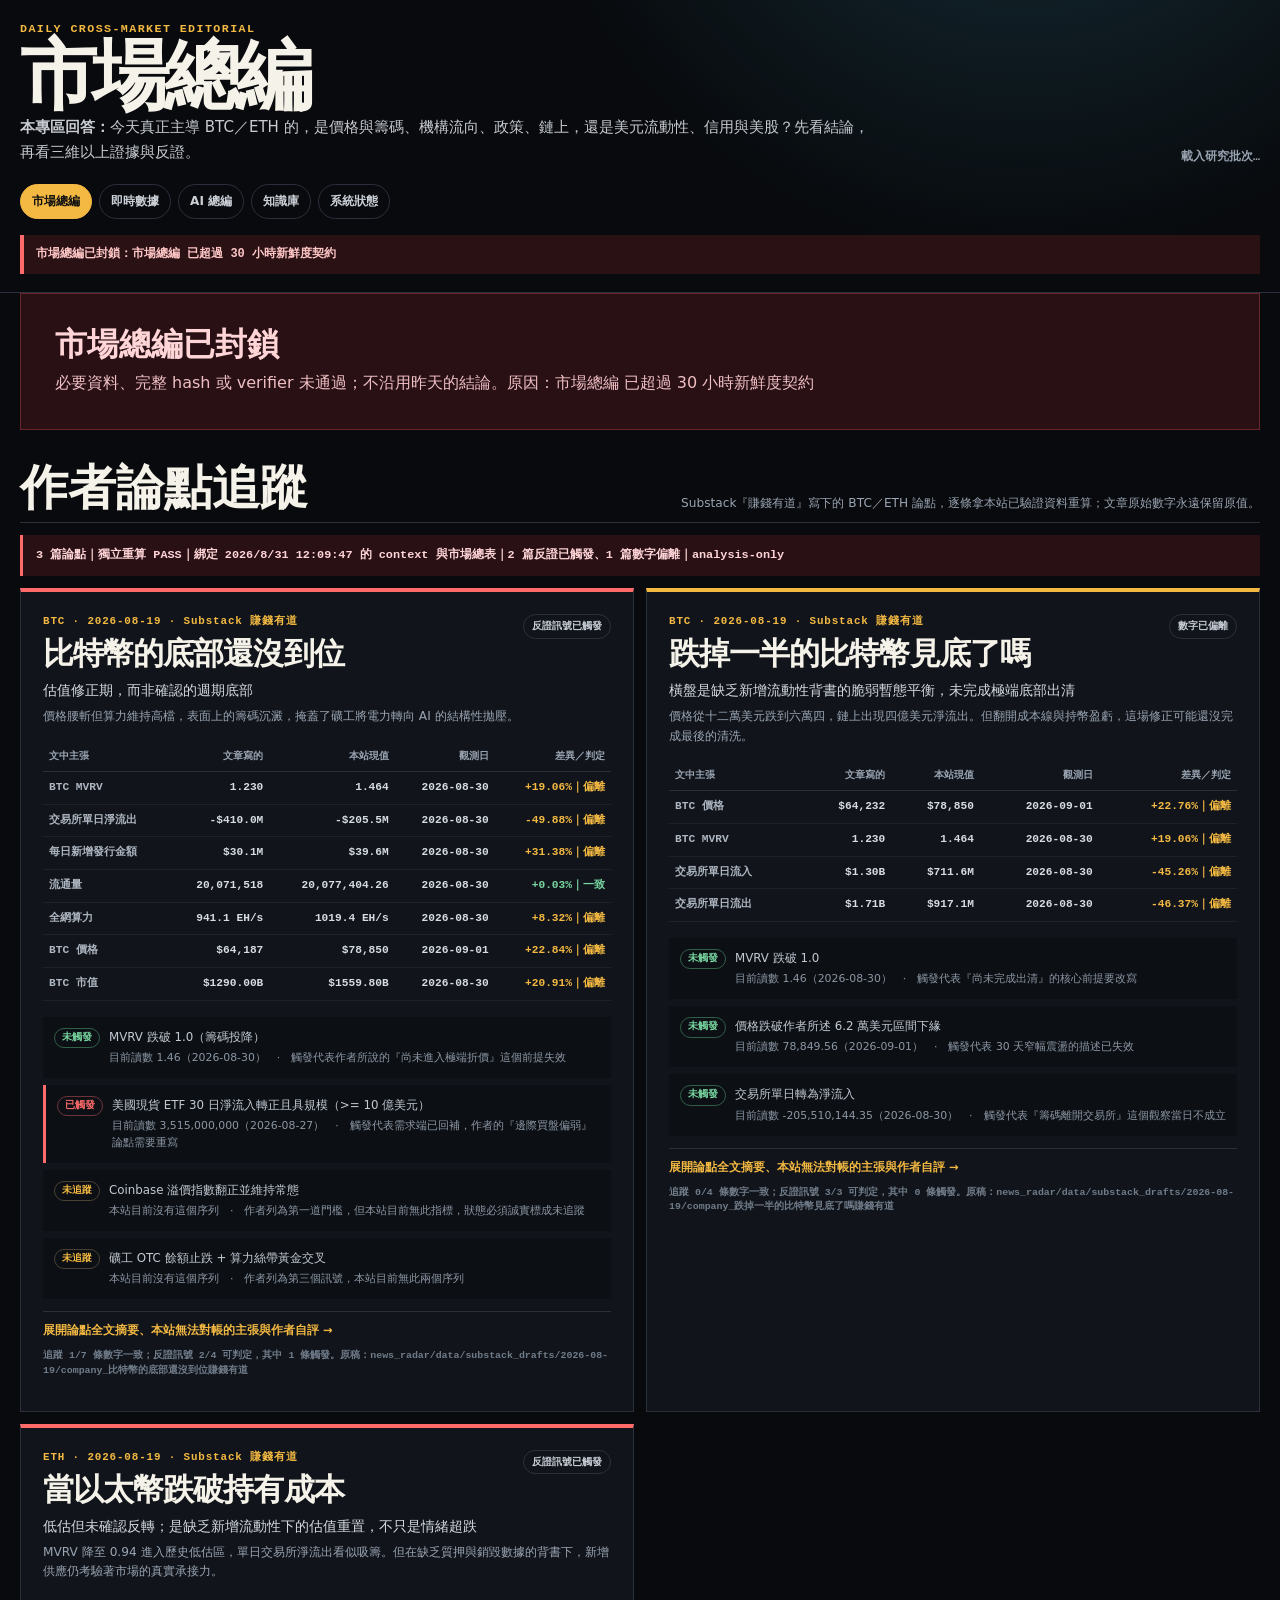
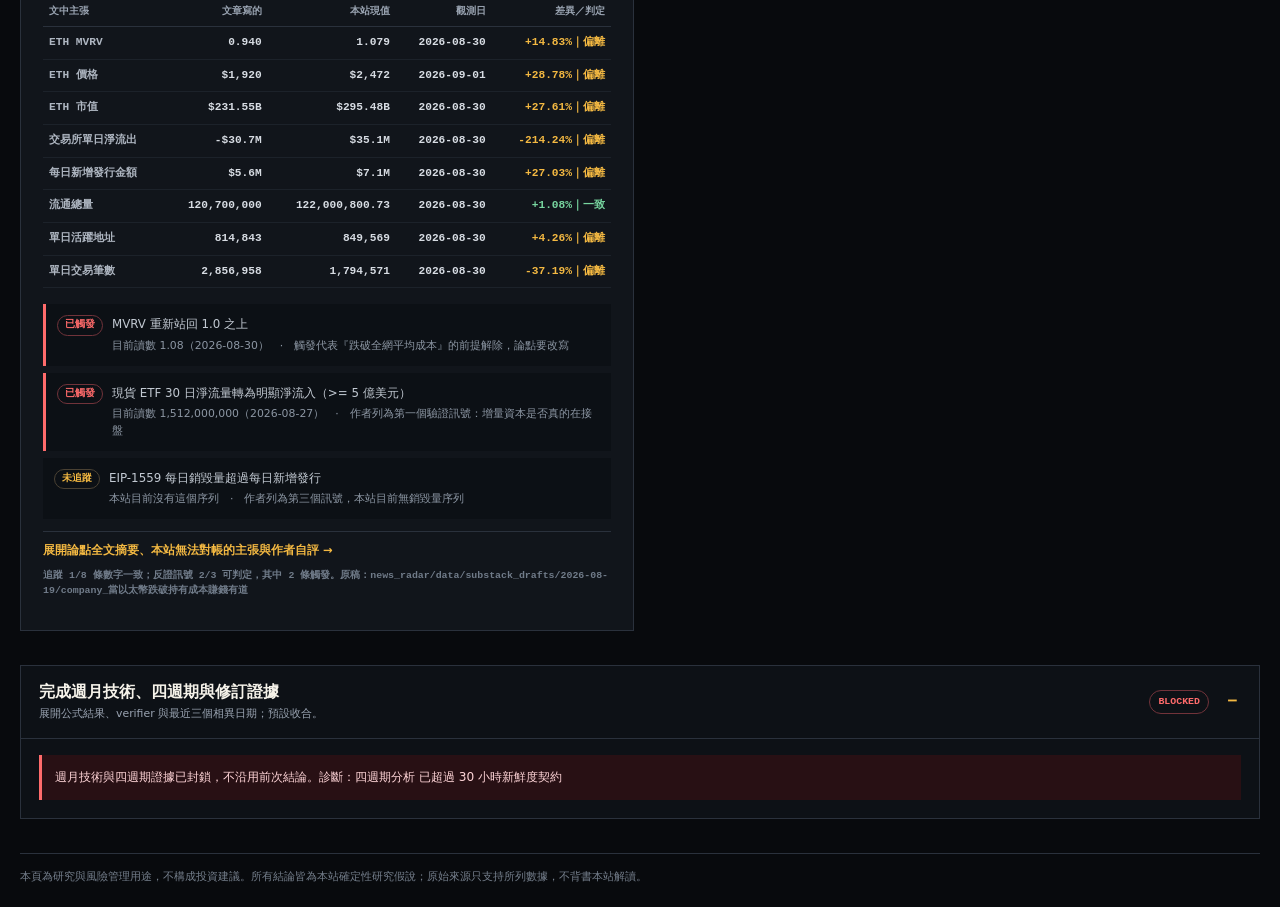
<file: index.html>
<!doctype html>
<html lang="zh-Hant">
<head>
  <meta charset="utf-8">
  <meta name="viewport" content="width=device-width,initial-scale=1">
  <title>市場總編</title>
  <meta name="robots" content="noindex,follow">
  <link rel="canonical" href="market-intelligence.html">
  <meta http-equiv="refresh" content="0; url=market-intelligence.html">
  <script>
    const target = new URL('market-intelligence.html', location.href);
    target.search = location.search;
    target.hash = location.hash;
    location.replace(target.href);
  </script>
</head>
<body>
  <p>正在前往<a href="market-intelligence.html">市場總編</a>…</p>
</body>
</html>
</file>
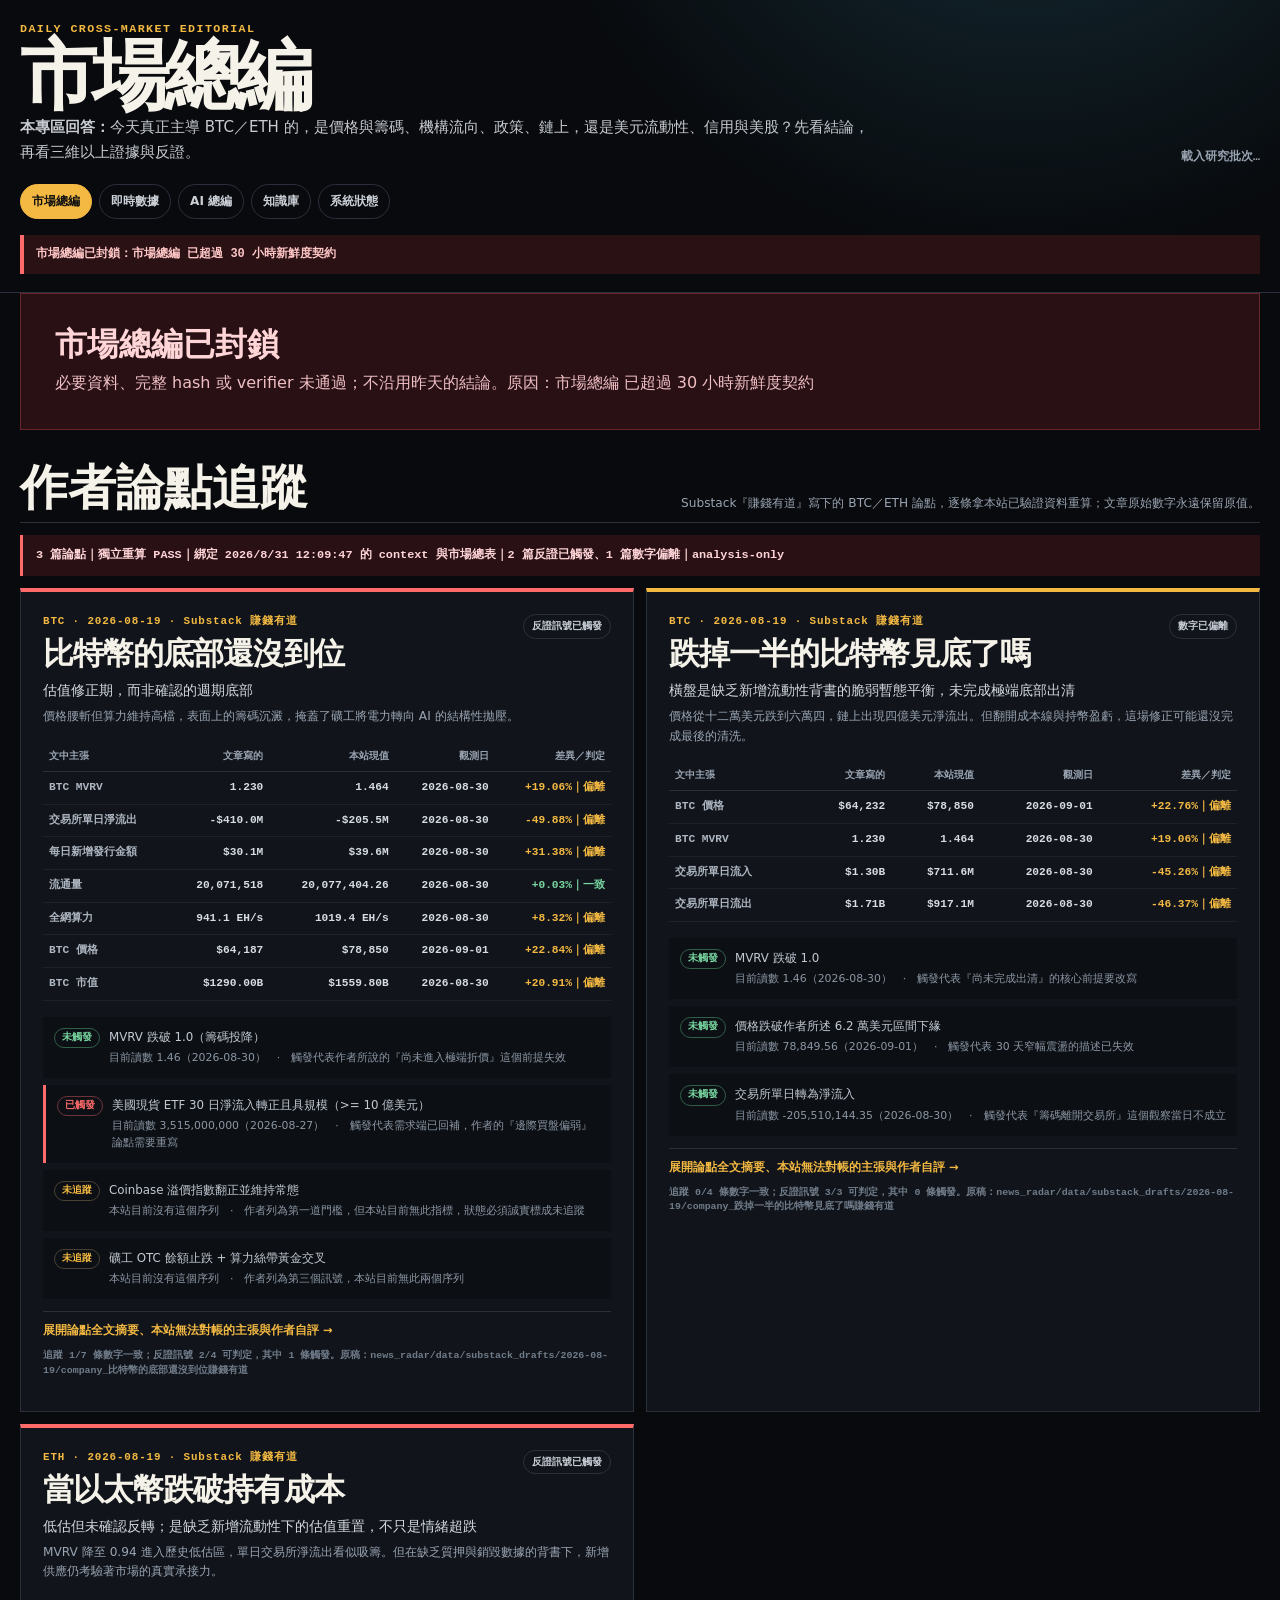
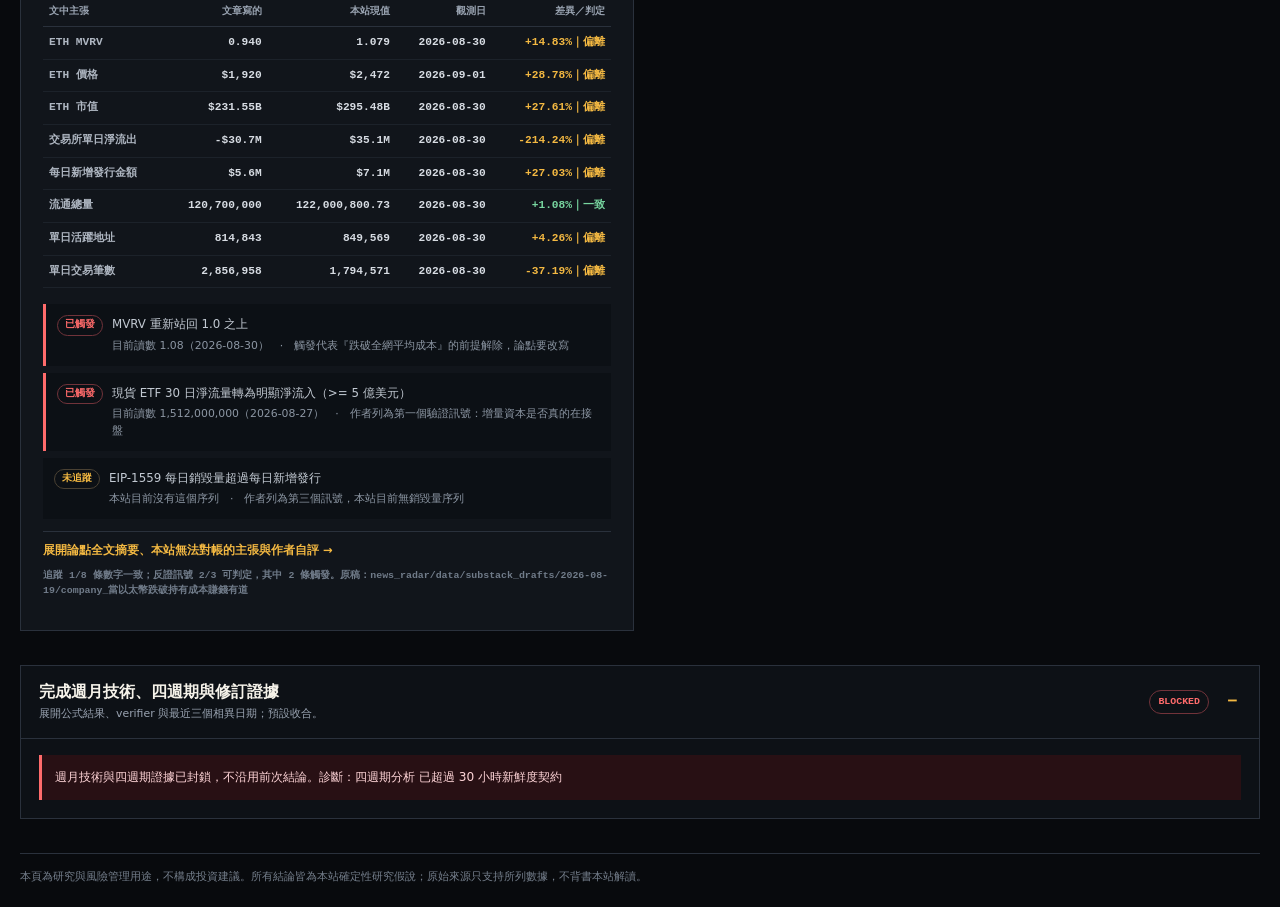
<file: market-intelligence.html>
<!doctype html>
<html lang="zh-Hant">
<head>
  <meta charset="utf-8">
  <meta name="viewport" content="width=device-width,initial-scale=1">
  <meta name="app-section" content="market-editorial">
  <meta name="app-purpose" content="將 BTC、ETH、ETF、DAT、政策、鏈上、技術、宏觀、信用、債券與美股資料編成每日可反證的市場研究主文。">
  <meta name="app-update" content="每日 08:42（台北時間）">
  <title>市場總編｜跨市場機構研究</title>
  <style>
  :root{--bg:#080a0d;--panel:#11151b;--panel2:#171c23;--text:#f5f2e9;--muted:#9aa4b2;--line:#2a313c;--amber:#f4b942;--cyan:#50d3d8;--red:#ff6b6b;--green:#78d6a0;--serif:Georgia,"Noto Serif TC",serif;--sans:Inter,"Noto Sans TC",system-ui,sans-serif;--mono:"SFMono-Regular",Consolas,monospace}
  *{box-sizing:border-box}html{scroll-behavior:smooth;background:var(--bg)}body{margin:0;background:radial-gradient(circle at 80% -10%,#17313b 0,transparent 32rem),var(--bg);color:var(--text);font-family:var(--sans)}a{color:inherit}.shell{width:min(1240px,calc(100% - 30px));margin:auto}.mast{padding:22px 0 18px;border-bottom:1px solid var(--line)}.mast-top{display:grid;grid-template-columns:minmax(0,1fr) auto;align-items:end;gap:20px}.kicker{color:var(--amber);font:900 .73rem/1.3 var(--mono);letter-spacing:.12em;text-transform:uppercase}.mast h1{margin:6px 0 4px;font:900 clamp(2.25rem,6vw,5.4rem)/.88 var(--serif);letter-spacing:-.065em}.mast p{max-width:860px;margin:0;color:#c7cbd1;font-size:.94rem;line-height:1.7}.stamp{text-align:right;color:var(--muted);font:700 .72rem/1.55 var(--mono)}.nav{display:flex;gap:7px;margin-top:18px;overflow-x:auto;padding-bottom:4px;scrollbar-width:thin}.nav a{flex:0 0 auto;padding:8px 11px;border:1px solid var(--line);border-radius:999px;color:#cbd0d7;text-decoration:none;font-size:.76rem;font-weight:800}.nav a:hover,.nav a.active{border-color:var(--amber);background:var(--amber);color:#111}.quality{margin-top:12px;padding:10px 12px;border-left:4px solid var(--cyan);background:#101b20;color:#c6e7e8;font:700 .75rem/1.55 var(--mono)}.quality.warn{border-color:var(--amber);background:#241d0f;color:#f8dda4}.quality.bad{border-color:var(--red);background:#2a1114;color:#ffc6c6}.jump{display:flex;gap:8px;margin:16px 0;overflow-x:auto}.jump a{flex:0 0 auto;color:var(--muted);font-size:.75rem;text-decoration:none;border-bottom:1px solid var(--line);padding:5px 1px}.jump a:hover{color:var(--text);border-color:var(--amber)}.lead{display:grid;grid-template-columns:minmax(0,1.55fr) minmax(280px,.65fr);gap:0;border:1px solid var(--line);background:var(--panel);box-shadow:0 26px 80px #0008}.lead-main{padding:clamp(24px,5vw,58px);border-top:6px solid var(--amber)}.lead-side{padding:28px;background:#ece6d8;color:#171717}.eyebrow{color:var(--amber);font:900 .72rem/1.3 var(--mono);letter-spacing:.1em}.lead h2{max-width:850px;margin:14px 0 15px;font:900 clamp(2.1rem,5vw,4.6rem)/.98 var(--serif);letter-spacing:-.055em}.lead-conclusion{max-width:900px;margin:0;color:#dce1e7;font:650 clamp(1rem,1.8vw,1.24rem)/1.65 var(--serif)}.lead-change{margin-top:22px;padding-top:16px;border-top:1px solid var(--line);color:var(--muted);font-size:.8rem}.lead-change b{color:var(--cyan)}.lead-side .label{color:#6c665c;font:900 .68rem/1.2 var(--mono);letter-spacing:.08em}.lead-side h3{margin:9px 0 18px;font:900 1.5rem/1.12 var(--serif)}.lead-side p{margin:0 0 18px;font-size:.84rem;line-height:1.65}.lead-side .falsifier{padding-top:16px;border-top:1px solid #b9b1a3}.summary{display:grid;grid-template-columns:repeat(4,minmax(0,1fr));gap:10px;margin:14px 0 28px}.metric{min-width:0;padding:16px;border:1px solid var(--line);background:linear-gradient(145deg,#141920,#0f1217)}.metric .label{color:var(--muted);font:800 .68rem/1.3 var(--mono)}.metric strong{display:block;margin:8px 0 6px;font:900 clamp(1.45rem,3vw,2.3rem)/1 var(--serif);overflow-wrap:anywhere}.metric p{margin:0;color:#b9c0ca;font-size:.74rem;line-height:1.5}.section-title{display:flex;align-items:end;justify-content:space-between;gap:14px;margin:32px 0 12px;padding-bottom:10px;border-bottom:1px solid var(--line)}.section-title h2{margin:0;font:900 clamp(1.7rem,3.8vw,3rem)/1 var(--serif)}.section-title p{margin:0;color:var(--muted);font-size:.76rem}.desk-grid{display:grid;grid-template-columns:repeat(2,minmax(0,1fr));gap:12px}.desk{min-width:0;padding:22px;border:1px solid var(--line);background:var(--panel);scroll-margin-top:12px}.desk.pass{border-top:4px solid var(--cyan)}.desk.degraded{border-top:4px solid var(--amber)}.desk-head{display:flex;align-items:start;justify-content:space-between;gap:12px}.desk-tag{color:var(--amber);font:900 .68rem/1.3 var(--mono);letter-spacing:.08em}.state{flex:0 0 auto;padding:5px 8px;border:1px solid var(--line);border-radius:999px;color:#c8ced6;font:800 .65rem/1.2 var(--mono)}.desk h3{margin:10px 0 8px;font:900 clamp(1.4rem,2.7vw,2.05rem)/1.06 var(--serif);letter-spacing:-.03em}.desk .conclusion{margin:0;color:#d4d9df;font-size:.86rem;line-height:1.65}.evidence-grid{display:grid;grid-template-columns:repeat(3,minmax(0,1fr));gap:7px;margin-top:16px}.evidence{min-width:0;padding:12px;background:var(--panel2);border:1px solid #252c35}.evidence .name{min-height:2.5em;color:var(--muted);font-size:.68rem;font-weight:800;line-height:1.25}.evidence strong{display:block;margin:7px 0 5px;color:var(--text);font:900 clamp(1.15rem,2.2vw,1.7rem)/1 var(--mono);letter-spacing:-.045em;overflow-wrap:anywhere}.evidence .change{color:var(--cyan);font-size:.66rem;line-height:1.35}.evidence .read{margin-top:8px;color:#aeb6c1;font-size:.67rem;line-height:1.45}.evidence time{display:block;margin-top:8px;color:#697484;font:700 .6rem/1.3 var(--mono)}details.analysis{margin-top:14px;border-top:1px solid var(--line);padding-top:12px}details.analysis summary{cursor:pointer;color:var(--amber);font-size:.75rem;font-weight:900;list-style:none}details.analysis summary::-webkit-details-marker{display:none}.argument-grid{display:grid;grid-template-columns:repeat(2,minmax(0,1fr));gap:8px;margin-top:12px}.argument{padding:12px;background:#0c1015}.argument b{display:block;margin-bottom:5px;color:var(--green);font:900 .68rem/1.3 var(--mono)}.argument p{margin:0;color:#bec5ce;font-size:.74rem;line-height:1.55}.argument.variant b{color:var(--amber)}.falsifier-row{margin-top:8px;padding:12px;border-left:3px solid var(--red);background:#201013;color:#e6c4c7;font-size:.73rem;line-height:1.55}.sources{display:flex;gap:7px;flex-wrap:wrap;margin-top:11px}.sources a{color:#9fabb9;font-size:.65rem;text-decoration:none;border-bottom:1px solid #45505e}.sources a:hover{color:var(--cyan)}.hidden{display:none!important}.diagnostic{padding:34px;border:1px solid #6a252c;background:#281014;color:#ffd5d8}.diagnostic h2{margin:0 0 10px;font:900 2rem/1 var(--serif)}.diagnostic p{margin:0;color:#efbfc4;line-height:1.6}.foot{margin:34px 0 22px;padding-top:14px;border-top:1px solid var(--line);color:#747e8b;font-size:.7rem;line-height:1.55}
  .timescale{margin-top:34px;border:1px solid var(--line);background:#0d1116}.timescale>summary{display:flex;align-items:center;justify-content:space-between;gap:14px;padding:16px 18px;cursor:pointer;list-style:none}.timescale>summary::-webkit-details-marker{display:none}.timescale>summary::after{content:"＋";flex:0 0 auto;color:var(--amber);font:900 1.1rem/1 var(--mono)}.timescale[open]>summary::after{content:"－"}.timescale-summary{min-width:0}.timescale-summary b{display:block;font:900 1rem/1.25 var(--serif)}.timescale-summary small{display:block;margin-top:4px;color:var(--muted);font-size:.68rem;line-height:1.4}.timescale-status{margin-left:auto;padding:5px 8px;border:1px solid var(--line);border-radius:999px;color:var(--muted);font:800 .62rem/1.2 var(--mono);white-space:nowrap}.timescale-status.pass{border-color:#315f48;color:var(--green)}.timescale-status.warn{border-color:#725c28;color:var(--amber)}.timescale-status.fail{border-color:#71333a;color:var(--red)}.timescale-body{padding:0 18px 18px;border-top:1px solid var(--line)}.timescale-diagnostic{margin-top:16px;padding:13px;border-left:3px solid var(--cyan);background:#101b20;color:#c6e7e8;font-size:.76rem;line-height:1.6;overflow-wrap:anywhere}.timescale-diagnostic.fail{border-color:var(--red);background:#281014;color:#ffd5d8}.timescale-grid{display:grid;grid-template-columns:repeat(4,minmax(0,1fr));gap:8px;margin-top:16px}.cycle-card,.timescale-meta,.revision-card{min-width:0;padding:14px;border:1px solid var(--line);background:var(--panel)}.cycle-card[data-tone="positive"]{border-top:3px solid var(--green)}.cycle-card[data-tone="negative"]{border-top:3px solid var(--red)}.cycle-card[data-tone="mixed"]{border-top:3px solid var(--amber)}.cycle-card .label,.timescale-meta .label,.revision-card .label{color:var(--muted);font:800 .65rem/1.35 var(--mono)}.cycle-card strong,.timescale-meta strong{display:block;margin:7px 0 5px;font:900 1.35rem/1 var(--serif);overflow-wrap:anywhere}.cycle-card p,.timescale-meta p,.revision-card p{margin:0;color:#b9c0ca;font-size:.7rem;line-height:1.55;overflow-wrap:anywhere}.timescale-meta-grid{display:grid;grid-template-columns:repeat(2,minmax(0,1fr));gap:8px;margin-top:8px}.timescale-subhead{margin:20px 0 8px;color:var(--text);font:900 .8rem/1.3 var(--mono)}.revision-grid{display:grid;grid-template-columns:repeat(3,minmax(0,1fr));gap:8px}.revision-card .state-line{margin:7px 0;color:var(--text);font:900 1rem/1.25 var(--serif);overflow-wrap:anywhere}.raw-links{display:flex;flex-wrap:wrap;gap:7px;margin-top:16px}.raw-links a{max-width:100%;padding:7px 9px;border:1px solid var(--line);border-radius:999px;color:#aeb8c5;text-decoration:none;font:750 .65rem/1.3 var(--mono);overflow-wrap:anywhere}.raw-links a:hover{border-color:var(--cyan);color:var(--cyan)}
  .technical-pulse{margin:30px 0}.technical-pulse-head{display:flex;justify-content:space-between;align-items:end;gap:18px;margin-bottom:12px}.technical-pulse-head h2{margin:0;font:900 clamp(1.8rem,4vw,3.2rem)/1 var(--serif);letter-spacing:-.04em}.technical-pulse-head p{max-width:520px;margin:0;color:var(--muted);font-size:.76rem;line-height:1.55;text-align:right}.technical-pulse-grid{display:grid;grid-template-columns:repeat(2,minmax(0,1fr));gap:12px}.pulse-card{min-width:0;padding:22px;border:1px solid var(--line);background:linear-gradient(145deg,#151a21,#0d1116)}.pulse-card.weekly{border-top:5px solid var(--cyan)}.pulse-card.monthly{border-top:5px solid var(--amber)}.pulse-kicker{color:var(--muted);font:850 .67rem/1.3 var(--mono);letter-spacing:.09em}.pulse-card h3{margin:9px 0 6px;font:900 clamp(1.45rem,3vw,2.25rem)/1.08 var(--serif)}.pulse-date{color:#727f8e;font:750 .62rem/1.4 var(--mono)}.pulse-numbers{display:grid;grid-template-columns:repeat(3,minmax(0,1fr));gap:7px;margin:16px 0}.pulse-number{min-width:0;padding:11px;background:#0a0e13;border:1px solid #242b34}.pulse-number span{display:block;color:var(--muted);font-size:.63rem;font-weight:800}.pulse-number strong{display:block;margin-top:6px;font:900 clamp(1.15rem,2vw,1.65rem)/1 var(--mono);overflow-wrap:anywhere}.pulse-read{margin:0;padding:12px 0 0;border-top:1px solid var(--line);color:#c7cdd5;font-size:.78rem;line-height:1.6}.pulse-read b{color:var(--green)}.pulse-source{margin-top:10px;color:#707b89;font:700 .61rem/1.4 var(--mono)}
  @media(max-width:900px){.lead{grid-template-columns:1fr}.summary{grid-template-columns:repeat(2,1fr)}.desk-grid{grid-template-columns:1fr}.mast-top{grid-template-columns:1fr}.stamp{text-align:left}.lead-side{padding:22px}.evidence-grid{grid-template-columns:repeat(3,minmax(120px,1fr));overflow-x:auto;padding-bottom:5px}.evidence{min-width:120px}.timescale-grid{grid-template-columns:repeat(2,minmax(0,1fr))}.revision-grid{grid-template-columns:1fr}}
  @media(max-width:600px){.shell{width:calc(100% - 18px)}.mast{padding-top:12px}.mast h1{font-size:3.2rem}.mast p{font-size:.86rem}.nav{margin-top:13px}.nav a{padding:7px 9px;font-size:.71rem}.jump{margin:11px 0}.lead-main{padding:21px 17px}.lead h2{font-size:2.35rem}.lead-side{padding:18px}.summary{gap:7px}.metric{padding:13px}.metric strong{font-size:1.45rem}.section-title{display:block}.section-title p{margin-top:7px}.desk{padding:17px}.argument-grid{grid-template-columns:1fr}.evidence-grid{margin-left:-1px;margin-right:-1px}.lead-change{font-size:.74rem}.technical-pulse-head{display:block}.technical-pulse-head p{margin-top:7px;text-align:left}.technical-pulse-grid{grid-template-columns:1fr}.pulse-card{padding:17px}.pulse-numbers{gap:5px}.pulse-number{padding:9px 7px}.timescale>summary{padding:14px 12px;gap:8px}.timescale-summary small{display:none}.timescale-body{padding:0 12px 12px}.timescale-grid,.timescale-meta-grid{grid-template-columns:1fr}.cycle-card,.timescale-meta,.revision-card{padding:12px}.raw-links a{width:100%;border-radius:8px}}
  .theses{margin:34px 0}.thesis-status{margin-bottom:12px;padding:11px 13px;border-left:3px solid var(--cyan);background:#101b20;color:#c6e7e8;font:700 .74rem/1.6 var(--mono);overflow-wrap:anywhere}.thesis-status.warn{border-color:var(--amber);background:#241d0f;color:#f8dda4}.thesis-status.fail{border-color:var(--red);background:#281014;color:#ffd5d8}.thesis-grid{display:grid;grid-template-columns:repeat(2,minmax(0,1fr));gap:12px}.thesis{min-width:0;padding:22px;border:1px solid var(--line);background:var(--panel)}.thesis[data-standing="intact"]{border-top:4px solid var(--green)}.thesis[data-standing="numbers_drifted"]{border-top:4px solid var(--amber)}.thesis[data-standing="falsifier_triggered"]{border-top:4px solid var(--red)}.thesis[data-standing="untracked"]{border-top:4px solid var(--line)}.thesis-head{display:flex;align-items:start;justify-content:space-between;gap:12px}.thesis-tag{color:var(--amber);font:900 .68rem/1.3 var(--mono);letter-spacing:.08em}.thesis h3{margin:9px 0 8px;font:900 clamp(1.35rem,2.6vw,1.95rem)/1.08 var(--serif);letter-spacing:-.03em}.thesis .stance{margin:0;color:#d4d9df;font-size:.85rem;line-height:1.65}.thesis .subtitle{margin:6px 0 0;color:var(--muted);font-size:.76rem;line-height:1.6}.thesis-table{width:100%;margin-top:16px;border-collapse:collapse;font:700 .7rem/1.4 var(--mono)}.thesis-table th{padding:7px 6px;border-bottom:1px solid var(--line);color:var(--muted);font-size:.63rem;text-align:right;white-space:nowrap}.thesis-table th:first-child{text-align:left}.thesis-table td{padding:8px 6px;border-bottom:1px solid #1c222a;color:#d7dce3;text-align:right;overflow-wrap:anywhere}.thesis-table td:first-child{text-align:left;color:#aeb6c1;font-weight:800}.thesis-table td.drift[data-status="consistent"]{color:var(--green)}.thesis-table td.drift[data-status="drifted"]{color:var(--amber)}.thesis-table td.drift[data-status="unavailable"]{color:#697484}.thesis-scroll{overflow-x:auto}.falsifier-list{margin:16px 0 0;padding:0;list-style:none;display:grid;gap:7px}.falsifier-item{display:flex;align-items:start;gap:9px;padding:11px;background:#0c1015;font-size:.74rem;line-height:1.55;color:#c2c9d2}.falsifier-item .chip{flex:0 0 auto;padding:3px 7px;border:1px solid var(--line);border-radius:999px;font:900 .6rem/1.3 var(--mono);white-space:nowrap}.falsifier-item[data-status="triggered"]{border-left:3px solid var(--red)}.falsifier-item[data-status="triggered"] .chip{border-color:#71333a;color:var(--red)}.falsifier-item[data-status="not_triggered"] .chip{border-color:#315f48;color:var(--green)}.falsifier-item[data-status="untracked"] .chip,.falsifier-item[data-status="unavailable"] .chip{border-color:#4a4133;color:var(--amber)}.falsifier-item small{display:block;margin-top:4px;color:#8c96a3;font-size:.68rem}.thesis details{margin-top:12px;border-top:1px solid var(--line);padding-top:11px}.thesis details summary{cursor:pointer;color:var(--amber);font-size:.72rem;font-weight:900;list-style:none}.thesis details summary::-webkit-details-marker{display:none}.thesis details ul{margin:10px 0 0;padding-left:18px;color:#aeb6c1;font-size:.72rem;line-height:1.65}.thesis-origin{margin-top:11px;color:#707b89;font:700 .62rem/1.5 var(--mono);overflow-wrap:anywhere}
  @media(max-width:900px){.thesis-grid{grid-template-columns:1fr}}
  @media(max-width:600px){.thesis{padding:17px}}
  </style>
</head>
<body data-render-status="loading" data-conclusions-visible="false" data-execution-grade="false" data-desk-count="0" data-lead-visible="false">
  <header class="mast"><div class="shell">
    <div class="mast-top"><div><div class="kicker">Daily Cross-Market Editorial</div><h1>市場總編</h1><p><b>本專區回答：</b>今天真正主導 BTC／ETH 的，是價格與籌碼、機構流向、政策、鏈上，還是美元流動性、信用與美股？先看結論，再看三維以上證據與反證。</p></div><div class="stamp" id="stamp">載入研究批次…</div></div>
    <nav class="nav" aria-label="全站主要專區"><a href="market-intelligence.html" class="active" aria-current="page">市場總編</a><a href="market-monitor.html">即時數據</a><a href="x-intelligence.html">AI 總編</a><a href="wiki.html">知識庫</a><a href="site-overview.html">系統狀態</a></nav>
    <div class="quality" id="quality">驗證市場、宏觀、政策與鏈上資料…</div>
  </div></header>
  <main class="shell">
    <nav class="jump" id="jump" aria-label="研究桌快速跳轉"></nav>
    <section class="diagnostic hidden" id="diagnostic"><h2>市場總編已封鎖</h2><p id="diagnosticText"></p></section>
    <section class="lead" id="leadSection"><article class="lead-main" id="leadMain"></article><aside class="lead-side" id="leadSide"></aside></section>
    <section class="summary" id="summary"></section>
    <section class="technical-pulse hidden" id="technicalPulse" aria-labelledby="technicalPulseTitle"><div class="technical-pulse-head"><div><div class="kicker">Completed Candle Technicals</div><h2 id="technicalPulseTitle">週線／月線頂底判讀</h2></div><p>只使用已完成週 K／月 K；領先訊號找候選，均線、MACD 與高低點結構負責確認。</p></div><div class="technical-pulse-grid" id="technicalPulseGrid"></div></section>
    <section class="theses hidden" id="theses" aria-labelledby="thesesTitle">
      <div class="section-title"><h2 id="thesesTitle">作者論點追蹤</h2><p>Substack『賺錢有道』寫下的 BTC／ETH 論點，逐條拿本站已驗證資料重算；文章原始數字永遠保留原值。</p></div>
      <div class="thesis-status" id="thesisStatus" role="status">載入並驗證作者論點追蹤…</div>
      <div class="thesis-grid" id="thesisGrid"></div>
    </section>
    <div class="section-title" id="deskTitle"><h2>八個研究桌</h2><p>每桌至少三個獨立視角；數字保留自己的原始 as_of。</p></div>
    <section class="desk-grid" id="desks"></section>
    <details class="timescale" id="timescaleEvidence">
      <summary><span class="timescale-summary"><b>完成週月技術、四週期與修訂證據</b><small>展開公式結果、verifier 與最近三個相異日期；預設收合。</small></span><span class="timescale-status" id="timescaleStatus">載入中</span></summary>
      <div class="timescale-body">
        <div class="timescale-diagnostic" id="timescaleDiagnostic" role="status">載入並驗證三份四週期證據…</div>
        <div class="hidden" id="timescaleContent">
          <section class="timescale-grid" id="timescaleHorizons" aria-label="目前四週期狀態"></section>
          <section class="timescale-meta-grid" id="timescaleMeta" aria-label="來源、觀察與驗證狀態"></section>
          <h3 class="timescale-subhead">最近三個相異日期</h3>
          <section class="revision-grid" id="timescaleRevisions"></section>
          <nav class="raw-links" aria-label="四週期原始 JSON 證據"><a href="data/daily/timescale_intelligence.json" target="_blank" rel="noreferrer">目前分析 JSON</a><a href="data/daily/timescale_intelligence_history.json" target="_blank" rel="noreferrer">修訂歷史 JSON</a><a href="data/daily/timescale_intelligence_verification.json" target="_blank" rel="noreferrer">Verifier JSON</a></nav>
        </div>
      </div>
    </details>
    <footer class="foot">本頁為研究與風險管理用途，不構成投資建議。所有結論皆為本站確定性研究假說；原始來源只支持所列數據，不背書本站解讀。</footer>
  </main>
<script>
const esc=value=>String(value??"").replace(/[&<>'"]/g,char=>({"&":"&amp;","<":"&lt;",">":"&gt;","'":"&#39;",'"':"&quot;"}[char]));
const json=async path=>{const response=await fetch(`${path}?v=${Date.now()}`,{cache:"no-store"});if(!response.ok)throw new Error(`${path} HTTP ${response.status}`);return response.json()};
const localTime=value=>new Date(value).toLocaleString("zh-TW",{timeZone:"Asia/Taipei",hour12:false});
function fresh(value,hours,label){const age=(Date.now()-Date.parse(value))/36e5;if(!Number.isFinite(age)||age<-.5||age>hours)throw new Error(`${label} 已超過 ${hours} 小時新鮮度契約`)}
const horizonKeys=["daily","weekly","monthly","quarterly"];
const insightLabels={multi_horizon_alignment:"四週期同步",mstr_price_structure_divergence:"MSTR 相對結構",spot_leverage_divergence:"現貨與槓桿",bmnr_eth_treasury_divergence:"BMNR 相對結構"};
const pct=value=>Number.isFinite(Number(value))?`${Number(value)>=0?"+":""}${(Number(value)*100).toFixed(1)}%`:"—";
function closeEnough(left,right){const a=Number(left),b=Number(right);return Number.isFinite(a)&&Number.isFinite(b)&&Math.abs(a-b)<=Math.max(1e-12,Math.abs(a)*1e-10)}
function distinctLatest(items,limit=3){const latest=new Map();for(const item of items){if(!item?.date||!Number.isFinite(Date.parse(item.generated_at)))throw new Error("修訂歷史含無效日期或時間");const previous=latest.get(item.date);if(!previous||Date.parse(item.generated_at)>Date.parse(previous.generated_at))latest.set(item.date,item)}return [...latest.values()].sort((left,right)=>right.date.localeCompare(left.date)||Date.parse(right.generated_at)-Date.parse(left.generated_at)).slice(0,limit)}
function hashBinding(analysis,history,verification){const pairs=[{label:"分析",source:analysis.payload_hash??analysis.analysis_hash??analysis.hashes?.analysis,verified:verification.source_hash??verification.analysis_hash??verification.hashes?.analysis},{label:"修訂歷史",source:history.payload_hash??history.history_hash??history.hashes?.history,verified:verification.history_hash??verification.hashes?.history}];let declared=0;for(const pair of pairs){if(pair.source==null&&pair.verified==null)continue;declared++;if(typeof pair.source!=="string"||typeof pair.verified!=="string")throw new Error(`${pair.label} hash 綁定不完整`);if(pair.source!==pair.verified)throw new Error(`${pair.label} hash 綁定不一致`)}return declared?`HASH ${declared}/${pairs.length} 已綁定`:"Hash 未宣告；不聲稱已驗證"}
function validateTimescale(analysis,history,verification){
  if(analysis.schema!==1||history.schema!==1||verification.schema!==1)throw new Error("四週期證據 schema 不相容");
  fresh(analysis.generated_at,30,"四週期分析");fresh(verification.verified_at,30,"四週期 verifier");
  if(verification.status!=="pass")throw new Error((verification.failures||[])[0]||"四週期 verifier 未通過");
  if(verification.analysis_generated_at!==analysis.generated_at||verification.snapshot_generated_at!==analysis.snapshot_generated_at)throw new Error("分析、快照與 verifier 時間綁定不一致");
  if(Date.parse(verification.verified_at)<Date.parse(analysis.generated_at)||history.updated_at!==analysis.generated_at)throw new Error("Verifier 或修訂歷史未綁定目前分析");
  if(analysis.quality?.status==="fail"||!["pass","degraded"].includes(analysis.quality?.status))throw new Error((analysis.quality?.failures||[])[0]||"四週期分析品質失敗");
  if(analysis.quality?.publication_mode!=="analysis_only"||analysis.quality?.execution_gate_eligible!==false||analysis.quality?.lineage_bound!==true||verification.execution_gate_eligible!==false)throw new Error("四週期資料不是已綁定的 analysis-only");
  if(!verification.lineage||!Object.values(verification.lineage).every(Boolean))throw new Error("Verifier lineage 不完整");
  const items=Array.isArray(history.items)?history.items:[];if(!items.length)throw new Error("修訂歷史沒有觀察資料");
  const distinctDates=new Set(items.map(item=>item.date)).size;if(analysis.record_advantage?.observations!==items.length||analysis.record_advantage?.distinct_dates!==distinctDates)throw new Error("觀察筆數與修訂歷史不一致");
  const days=distinctLatest(items),latest=days[0];if(!latest||latest.date!==analysis.date||latest.generated_at!==analysis.generated_at)throw new Error("最新 revision 未綁定目前分析");
  const checks=Array.isArray(verification.checks)?verification.checks:[];if(!checks.length||checks.some(item=>item.status!=="pass"||!closeEnough(item.actual,item.expected)))throw new Error("Verifier 重算項目未全部通過");
  for(const key of horizonKeys){const horizon=analysis.horizons?.[key],historical=latest.horizons?.[key],check=checks.find(item=>item.name===`BTC_${key}_return`);if(!horizon||!historical||!check||!Number.isFinite(Number(horizon.metrics?.btc_return))||Number(horizon.data_depth?.source_count)<1)throw new Error(`${key} 週期證據不完整`);if(horizon.status!==historical.status||!closeEnough(horizon.metrics.btc_return,historical.btc_return)||!closeEnough(horizon.metrics.btc_return,check.actual))throw new Error(`${key} 週期與 verifier／revision 綁定不一致`)}
  if(analysis.news_sentiment?.scope!=="verified_context_only"||analysis.news_sentiment?.execution_gate_eligible!==false)throw new Error("消息情緒證據邊界不完整");
  for(const key of ["weekly","monthly"]){const technical=analysis.technical_horizons?.[key],sentiment=analysis.news_sentiment?.[key],historical=latest.technical_horizons?.[key];if(!technical||!sentiment||!historical||technical.bar_basis!==`completed_${key}_candles`||Number(technical.source_count)<2||Number(technical.bars)<35)throw new Error(`${analysisLabel(key)}完成 K 技術證據不完整`);if(historical.bottom_state!==technical.bottom_assessment?.state||!Array.isArray(sentiment.evidence)||sentiment.evidence.length<4)throw new Error(`${analysisLabel(key)}技術／消息與 revision 綁定不一致`);for(const metric of ["rsi_14","macd_line","macd_signal","macd_histogram","atr_14","obv","fast_average","slow_average","current_slope","previous_slope","volume","volume_average","relative_volume","close_recovery"]){if(!checks.find(item=>item.name===`BTC_${key}_${metric}`))throw new Error(`${analysisLabel(key)} ${metric} 缺少獨立重算`)}}
  return{days,checks,hashStatus:hashBinding(analysis,history,verification)}
}
function revisionDifference(item,older){if(!older)return item.alignment?.plain_read||"已建立最早觀察基線。";const changed=horizonKeys.filter(key=>item.horizons?.[key]?.status!==older.horizons?.[key]?.status).map(key=>`${analysisLabel(key)} ${older.horizons?.[key]?.status||"未知"} → ${item.horizons?.[key]?.status||"未知"}`);if(changed.length)return `狀態差異：${changed.join("、")}。`;const previous=new Map((older.exclusive_insights||[]).map(value=>[value.id,value]));const insight=(item.exclusive_insights||[]).find(value=>previous.has(value.id)&&value.key_number!==previous.get(value.id).key_number);return insight?`洞察差異：${insightLabels[insight.id]||insight.id} ${previous.get(insight.id).key_number} → ${insight.key_number}。`:"與前一個相異日期相比，狀態與追蹤數字未變。"}
function analysisLabel(key){return({daily:"日線",weekly:"週線",monthly:"月線",quarterly:"季線"})[key]||key}
function renderTechnicalPulse(analysis){const cards=[["weekly","週線","weekly","20 週"],["monthly","月線","monthly","10 月"]];document.getElementById("technicalPulseGrid").innerHTML=cards.map(([key,label,className,averageLabel])=>{const item=analysis.technical_horizons[key],sentiment=analysis.news_sentiment[key],macd=Number(item.macd?.histogram),rsi=Number(item.rsi_14),distance=Number(item.moving_averages?.distance_from_fast);return `<article class="pulse-card ${className}"><div class="pulse-kicker">${esc(label)}完成 K · ${esc(item.as_of)}</div><h3>${esc(item.bottom_assessment.state)}</h3><div class="pulse-date">領先 ${esc(item.bottom_assessment.leading_supportive)}/3｜落後確認 ${esc(item.bottom_assessment.lagging_confirmed)}/4｜${esc(item.top_risk.state)}</div><div class="pulse-numbers"><div class="pulse-number"><span>RSI 14</span><strong>${Number.isFinite(rsi)?rsi.toFixed(1):"—"}</strong></div><div class="pulse-number"><span>MACD 柱</span><strong>${Number.isFinite(macd)?macd.toLocaleString("en-US",{maximumFractionDigits:0}):"—"}</strong></div><div class="pulse-number"><span>距 ${esc(averageLabel)}均線</span><strong>${pct(distance)}</strong></div></div><p class="pulse-read"><b>消息／情緒：</b>${esc(sentiment.conclusion)}。量價為「${esc(item.volume.state)}」，${esc(item.bottom_assessment.state)}。</p><div class="pulse-source">${esc(item.source_count)} 個價格來源｜${esc(item.bars)} 根完成 ${esc(label)} K｜獨立重算 verifier</div></article>`}).join("");document.getElementById("technicalPulse").classList.remove("hidden")}
function renderTimescale(analysis,history,verification,validated){const status=document.getElementById("timescaleStatus"),degraded=analysis.quality.status==="degraded";status.className=`timescale-status ${degraded?"warn":"pass"}`;status.textContent=degraded?"DEGRADED":"PASS";renderTechnicalPulse(analysis);document.getElementById("timescaleHorizons").innerHTML=horizonKeys.map(key=>{const item=analysis.horizons[key];return `<article class="cycle-card" data-tone="${esc(item.tone)}"><div class="label">${esc(item.label||analysisLabel(key))}</div><strong>${esc(item.status)}｜${pct(item.metrics.btc_return)}</strong><p>${esc(item.data_depth.source_count)} 個價格來源｜${esc(item.data_depth.bars)} 根完成日 K 等長分析</p></article>`}).join("");const sourceCounts=horizonKeys.map(key=>Number(analysis.horizons[key].data_depth.source_count)),sourceText=new Set(sourceCounts).size===1?`${sourceCounts[0]}／週期`:sourceCounts.join("／");const passed=validated.checks.filter(item=>item.status==="pass").length;document.getElementById("timescaleMeta").innerHTML=`<article class="timescale-meta"><div class="label">來源／觀察</div><strong>${esc(sourceText)}｜${esc(analysis.record_advantage.observations)} 筆</strong><p>${esc(analysis.record_advantage.distinct_dates)} 個相異日期；append-only revisions。</p></article><article class="timescale-meta"><div class="label">VERIFIER</div><strong>PASS ${passed}/${validated.checks.length}</strong><p>週月技術、時間、血緣、數值與最新 revision 已綁定；${esc(validated.hashStatus)}。</p></article>`;document.getElementById("timescaleRevisions").innerHTML=validated.days.map((item,index)=>`<article class="revision-card"><div class="label">${esc(item.date)}｜r${esc(item.revision)}｜${esc(item.quality_status).toUpperCase()}</div><div class="state-line">${esc(item.alignment?.dominant_state||"狀態未知")}</div><p>${esc(revisionDifference(item,validated.days[index+1]))}</p></article>`).join("");document.getElementById("timescaleDiagnostic").classList.add("hidden");document.getElementById("timescaleContent").classList.remove("hidden");document.body.dataset.timescaleStatus=degraded?"degraded":"pass";measure()}
function failTimescale(message){document.getElementById("technicalPulse").classList.add("hidden");document.getElementById("technicalPulseGrid").replaceChildren();document.getElementById("timescaleEvidence").open=true;document.getElementById("timescaleStatus").className="timescale-status fail";document.getElementById("timescaleStatus").textContent="BLOCKED";for(const id of ["timescaleHorizons","timescaleMeta","timescaleRevisions"]){document.getElementById(id).replaceChildren()}document.getElementById("timescaleContent").classList.add("hidden");const diagnostic=document.getElementById("timescaleDiagnostic");diagnostic.className="timescale-diagnostic fail";diagnostic.textContent=`週月技術與四週期證據已封鎖，不沿用前次結論。診斷：${message}`;document.body.dataset.timescaleStatus="fail";measure()}
async function loadTimescaleEvidence(){try{const[analysis,history,verification]=await Promise.all([json("data/daily/timescale_intelligence.json"),json("data/daily/timescale_intelligence_history.json"),json("data/daily/timescale_intelligence_verification.json")]);renderTimescale(analysis,history,verification,validateTimescale(analysis,history,verification))}catch(error){const message=String(error?.message||"未知錯誤");failTimescale(/failed to fetch|networkerror|load failed/i.test(message)?"三份四週期 JSON 讀取失敗（網路或檔案不可用）":message)}}
function links(items){const seen=new Set();return (items||[]).flatMap(item=>item.sources||[]).filter(item=>{const key=`${item.label}|${item.url}`;if(seen.has(key))return false;seen.add(key);return true}).map(item=>`<a href="${esc(item.url)}" ${String(item.url).startsWith("http")?'target="_blank" rel="noreferrer"':''}>${esc(item.label)}</a>`).join("")}
function evidenceCard(item){return `<article class="evidence"><div class="name">${esc(item.full_name)}</div><strong>${esc(item.display)}</strong><div class="change">${esc(item.change)}</div><div class="read">${esc(item.interpretation)}</div><time>資料 ${esc(item.as_of)}｜${esc(item.source_count)} 來源</time></article>`}
function deskCard(brief){const visible=(brief.evidence||[]).slice(0,3);return `<article class="desk ${esc(brief.status)}" id="${esc(brief.id)}"><div class="desk-head"><div><div class="desk-tag">${esc(brief.title)} · ${esc(brief.confidence)}信心</div><h3>${esc(brief.headline)}</h3></div><span class="state">${esc(brief.resonance.state)}</span></div><p class="conclusion">${esc(brief.conclusion)}</p><div class="evidence-grid">${visible.map(evidenceCard).join("")}</div><details class="analysis"><summary>展開非共識假說、二階影響、完整證據與反證 →</summary><div class="argument-grid"><div class="argument"><b>常見快速解讀</b><p>${esc(brief.common_interpretation)}</p></div><div class="argument variant"><b>本站非共識假說</b><p>${esc(brief.variant_view)}</p></div><div class="argument"><b>二階影響</b><p>${esc(brief.second_order_effect)}</p></div><div class="argument"><b>今天怎麼思考</b><p>${esc(brief.practical_readthrough)}</p></div></div>${brief.evidence.length>3?`<div class="evidence-grid">${brief.evidence.slice(3).map(evidenceCard).join("")}</div>`:""}<div class="falsifier-row"><b>什麼會推翻本站假說：</b>${esc(brief.falsifier)}</div><div class="lead-change"><b>和上一個不同日期相比：</b>${esc(brief.what_changed)}</div><div class="sources">${links(brief.evidence)}${(brief.knowledge_links||[]).map(item=>`<a href="${esc(item.url)}">知識庫：${esc(item.title)}</a>`).join("")}</div></details></article>`}
function render(editorial,verification){const briefs=editorial.desks||[],digest=editorial.editorial_digest||{},lead=briefs.find(item=>item.id===digest.lead_desk_id);if(briefs.length!==8||!lead)throw new Error("八個研究桌或今日主文不完整");const resonance=digest.resonance_summary||{},sourceHealth=digest.source_health||{},policy=briefs.find(item=>item.id==="policy"),policyCount=policy?.evidence?.find(item=>item.metric_id==="policy-events-7d")?.display||"—";document.getElementById("stamp").innerHTML=`資料日 ${esc(editorial.date)}<br>更新 ${esc(localTime(editorial.generated_at))}<br>每日 08:42 台北時間`;const quality=document.getElementById("quality"),degraded=editorial.quality.status==="degraded";quality.className=`quality ${degraded?'warn':''}`;quality.textContent=`市場總編 ${editorial.quality.status.toUpperCase()}｜獨立驗證 ${verification.status.toUpperCase()}｜${sourceHealth.successful||0}/${sourceHealth.total||0} 來源端點可用${sourceHealth.failed_with_fallback?`，${sourceHealth.failed_with_fallback} 個已切備援`:''}｜完整 artifact hash 綁定｜8/8 研究桌｜analysis-only`;document.getElementById("jump").innerHTML=briefs.map(item=>`<a href="#${esc(item.id)}">${esc(item.title)}</a>`).join("");document.getElementById("leadMain").innerHTML=`<div class="eyebrow">${esc(lead.title)} · 今日主文</div><h2>${esc(lead.headline)}</h2><p class="lead-conclusion">${esc(lead.conclusion)}</p><div class="lead-change"><b>和上一個不同日期相比：</b>${esc(lead.what_changed)}</div>`;document.getElementById("leadSide").innerHTML=`<div class="label">本站非共識假說</div><h3>${esc(digest.dominant_tension)}</h3><p>${esc(lead.second_order_effect)}</p><p class="falsifier"><b>反證：</b>${esc(digest.falsifier)}</p>`;document.getElementById("summary").innerHTML=`<article class="metric"><div class="label">今日主導矛盾</div><strong>${esc(lead.title)}</strong><p>${esc(lead.resonance.state)}</p></article><article class="metric"><div class="label">正向／負向共振</div><strong>${esc(resonance.positive||0)}／${esc(resonance.negative||0)}</strong><p>另有 ${esc(resonance.mixed||0)} 桌多維分歧</p></article><article class="metric"><div class="label">七日政策事件</div><strong>${esc(policyCount)} 件</strong><p>文件效力高於消息數量</p></article><article class="metric"><div class="label">今日研究覆蓋</div><strong>8／8</strong><p>價格、流向、政策、鏈上、宏觀完整</p></article>`;document.getElementById("desks").innerHTML=briefs.map(deskCard).join("");document.body.dataset.renderStatus=degraded?"degraded":"pass";document.body.dataset.conclusionsVisible="true";document.body.dataset.executionGrade="false";document.body.dataset.deskCount=String(briefs.length);document.body.dataset.leadVisible="true";measure()}
function failClosed(message){document.getElementById("quality").className="quality bad";document.getElementById("quality").textContent=`市場總編已封鎖：${message}`;document.getElementById("diagnosticText").textContent=`必要資料、完整 hash 或 verifier 未通過；不沿用昨天的結論。原因：${message}`;document.getElementById("diagnostic").classList.remove("hidden");for(const id of ["leadSection","summary","deskTitle","desks","jump"]){document.getElementById(id).classList.add("hidden")}document.body.dataset.renderStatus="fail";document.body.dataset.conclusionsVisible="false";document.body.dataset.executionGrade="false";document.body.dataset.deskCount="0";document.body.dataset.leadVisible="false";measure()}
function measure(){const root=document.documentElement,run=()=>root.dataset.pageOverflow=String(root.scrollWidth>root.clientWidth);requestAnimationFrame(()=>requestAnimationFrame(run));setTimeout(run,150)}
async function main(){try{const[editorial,verification]=await Promise.all([json("data/daily/market_editorial.json"),json("data/daily/market_editorial_verification.json")]);if(editorial.schema!==1||verification.schema!==1)throw new Error("市場總編 schema 不相容");fresh(editorial.generated_at,30,"市場總編");fresh(verification.verified_at,30,"市場總編驗證");if(verification.status!=="pass"||verification.source_generated_at!==editorial.generated_at||verification.source_hash!==editorial.editorial_hash)throw new Error("市場總編完整 artifact hash 未通過獨立驗證");if(!["pass","degraded"].includes(editorial.quality?.status)||editorial.quality?.publication_mode!=="analysis_only"||editorial.quality?.execution_gate_eligible!==false)throw new Error((editorial.quality?.failures||[])[0]||"市場總編發布契約失敗");render(editorial,verification)}catch(error){failClosed(error.message)}}
const STANDING_LABEL={intact:"論點仍成立",numbers_drifted:"數字已偏離",falsifier_triggered:"反證訊號已觸發",untracked:"本站無法追蹤"};
const CLAIM_LABEL={consistent:"一致",drifted:"偏離",unavailable:"本站無此指標"};
const FALSIFIER_LABEL={triggered:"已觸發",not_triggered:"未觸發",untracked:"未追蹤",unavailable:"無資料"};
function thesisNumber(value,unit){if(value===null||value===undefined||!isFinite(value))return "—";if(unit==="usd"){const abs=Math.abs(value),sign=value<0?"-":"";if(abs>=1e9)return `${sign}$${(abs/1e9).toFixed(2)}B`;if(abs>=1e6)return `${sign}$${(abs/1e6).toFixed(1)}M`;return `${sign}$${abs.toLocaleString("en-US",{maximumFractionDigits:0})}`}if(unit==="ratio")return value.toFixed(3);if(unit==="th_per_s")return `${(value/1e6).toFixed(1)} EH/s`;return value.toLocaleString("en-US",{maximumFractionDigits:2})}
function thesisDrift(value){return value===null||value===undefined||!isFinite(value)?"—":`${value>=0?"+":""}${(value*100).toFixed(2)}%`}
function thesisDate(value){return value?String(value).slice(0,10):"—"}
function claimRow(claim){return `<tr><td>${esc(claim.label)}</td><td>${esc(thesisNumber(claim.stated_value,claim.unit))}</td><td>${esc(thesisNumber(claim.current_value,claim.unit))}</td><td>${esc(thesisDate(claim.current_as_of))}</td><td class="drift" data-status="${esc(claim.status)}">${esc(thesisDrift(claim.drift))}｜${esc(CLAIM_LABEL[claim.status]||claim.status)}</td></tr>`}
function falsifierItem(item){const reading=item.current_value===null||item.current_value===undefined?"本站目前沒有這個序列":`目前讀數 ${thesisNumber(item.current_value,"auto")}${item.current_as_of?`（${thesisDate(item.current_as_of)}）`:""}`;return `<li class="falsifier-item" data-status="${esc(item.status)}"><span class="chip">${esc(FALSIFIER_LABEL[item.status]||item.status)}</span><span>${esc(item.label)}<small>${esc(reading)}${item.meaning?`　·　${esc(item.meaning)}`:""}</small></span></li>`}
function thesisCard(thesis){const s=thesis.summary||{},untracked=(thesis.untracked_claims||[]),warnings=(thesis.self_reported_audit_warnings||[]);return `<article class="thesis" data-standing="${esc(s.standing)}"><div class="thesis-head"><div><div class="thesis-tag">${esc(thesis.asset)} · ${esc(thesis.authored_on)} · Substack 賺錢有道</div><h3>${esc(thesis.title)}</h3></div><span class="state">${esc(STANDING_LABEL[s.standing]||s.standing)}</span></div><p class="stance">${esc(thesis.stance)}</p><p class="subtitle">${esc(thesis.subtitle||"")}</p><div class="thesis-scroll"><table class="thesis-table"><thead><tr><th>文中主張</th><th>文章寫的</th><th>本站現值</th><th>觀測日</th><th>差異／判定</th></tr></thead><tbody>${(thesis.claims||[]).map(claimRow).join("")}</tbody></table></div><ul class="falsifier-list">${(thesis.falsifiers||[]).map(falsifierItem).join("")}</ul><details><summary>展開論點全文摘要、本站無法對帳的主張與作者自評 →</summary><p class="stance" style="margin-top:11px">${esc(thesis.core_argument||"")}</p>${untracked.length?`<ul>${untracked.map(item=>`<li>${esc(item.label)}<br><small>${esc(item.reason)}</small></li>`).join("")}</ul>`:""}${warnings.length?`<ul>${warnings.map(item=>`<li>作者自評：${esc(item)}</li>`).join("")}</ul>`:""}</details><p class="thesis-origin">追蹤 ${esc(s.claims_consistent||0)}/${esc(s.claims_tracked||0)} 條數字一致；反證訊號 ${esc(s.falsifiers_evaluable||0)}/${esc(s.falsifiers_total||0)} 可判定，其中 ${esc(s.falsifiers_triggered||0)} 條觸發。原稿：${esc(thesis.source?.draft_path||"—")}</p></article>`}
async function loadAuthorTheses(){const section=document.getElementById("theses"),status=document.getElementById("thesisStatus");try{const[tracker,verification]=await Promise.all([json("data/daily/author_thesis_tracker.json"),json("data/daily/author_thesis_tracker_verification.json")]);if(tracker.schema!==1||verification.schema!==1)throw new Error("作者論點追蹤 schema 不相容");if(verification.status!=="pass"||verification.source_generated_at!==tracker.generated_at||verification.source_hash!==tracker.tracker_hash)throw new Error("作者論點追蹤未通過獨立重算驗證");if(tracker.quality?.execution_gate_eligible!==false)throw new Error("作者論點追蹤不得具備交易執行資格");const theses=tracker.theses||[];if(!theses.length)throw new Error("沒有可追蹤的論點");section.classList.remove("hidden");const triggered=theses.filter(item=>item.summary?.standing==="falsifier_triggered").length,drifted=theses.filter(item=>item.summary?.standing==="numbers_drifted").length;status.className=`thesis-status ${triggered?"fail":drifted?"warn":""}`;status.textContent=`${theses.length} 篇論點｜獨立重算 PASS｜綁定 ${localTime(tracker.context_generated_at)} 的 context 與市場總表｜${triggered} 篇反證已觸發、${drifted} 篇數字偏離｜analysis-only`;document.getElementById("thesisGrid").innerHTML=theses.map(thesisCard).join("");}catch(error){section.classList.remove("hidden");document.getElementById("thesisGrid").innerHTML="";status.className="thesis-status fail";status.textContent=`作者論點追蹤已封鎖：${error?.message||"未知錯誤"}；不呈現未經重算的論點狀態。`}measure()}

main();
loadTimescaleEvidence();
loadAuthorTheses();
</script>
</body>
</html>
</file>
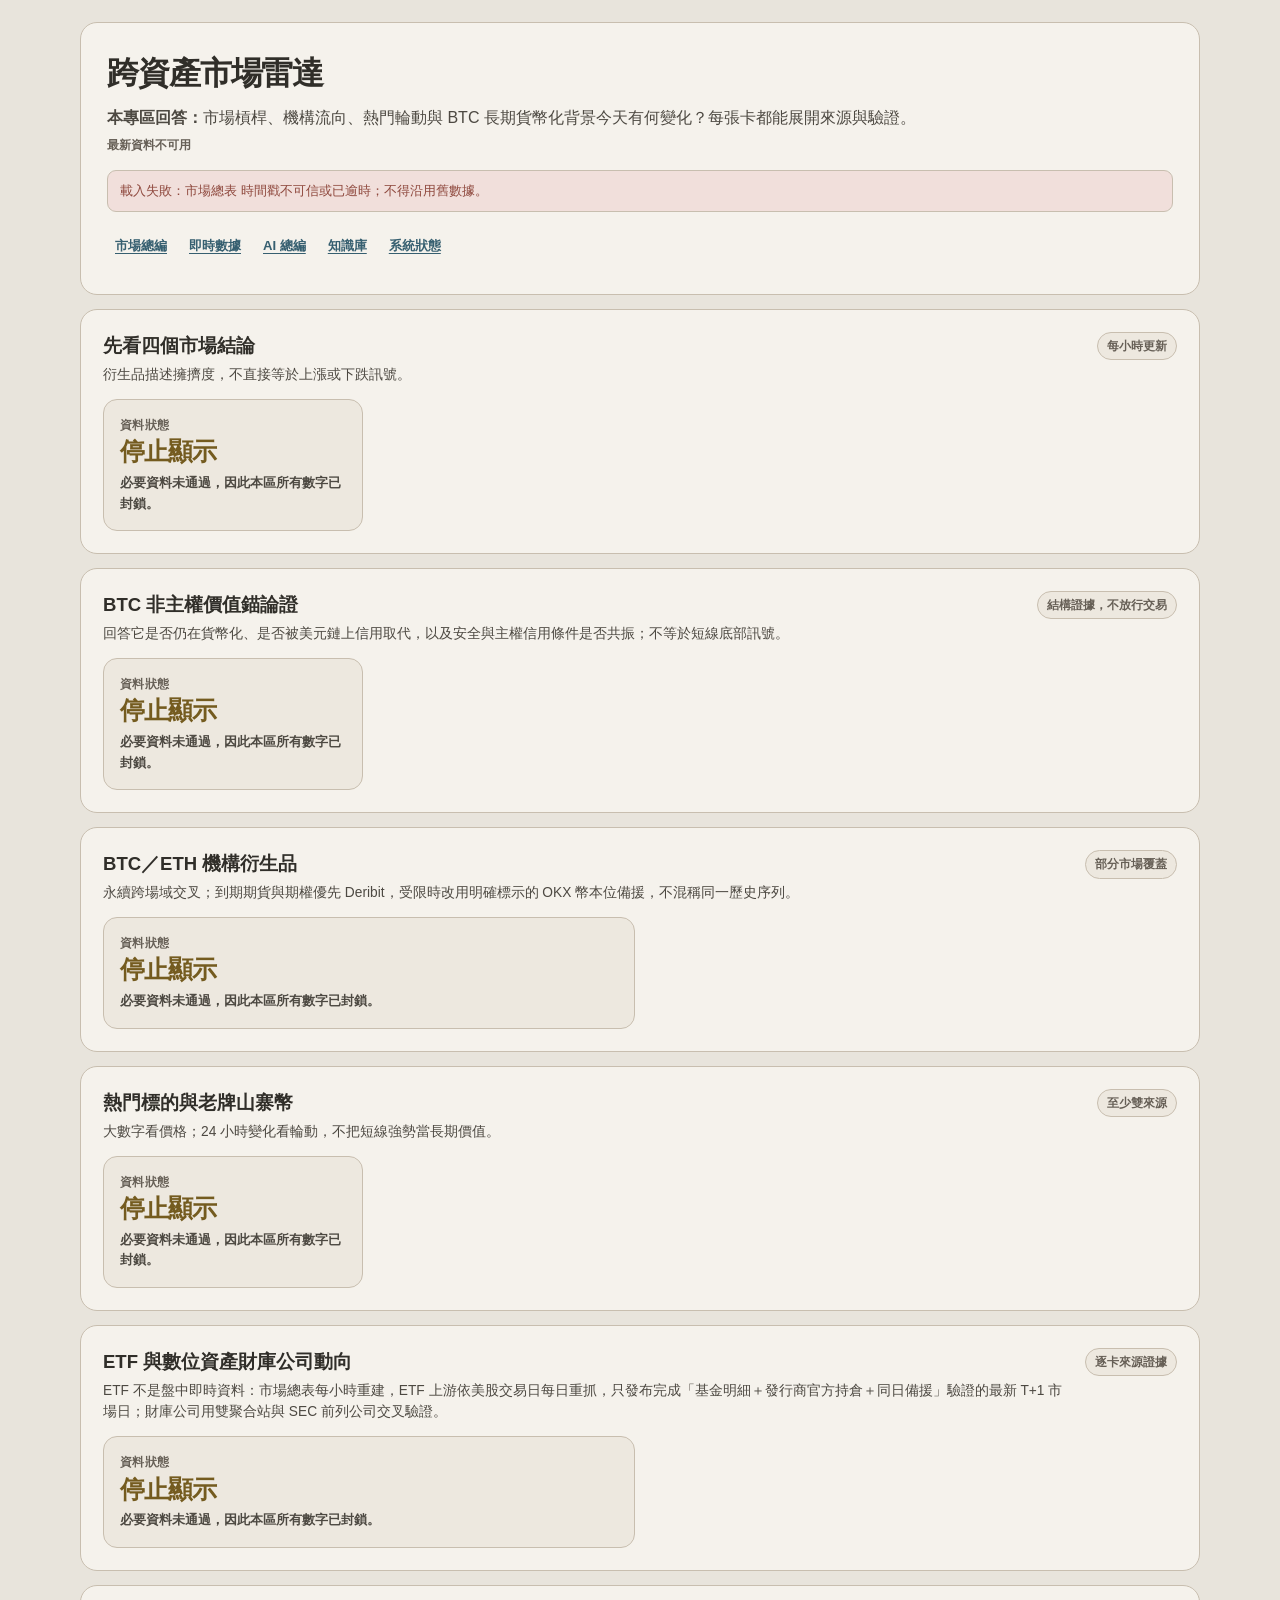
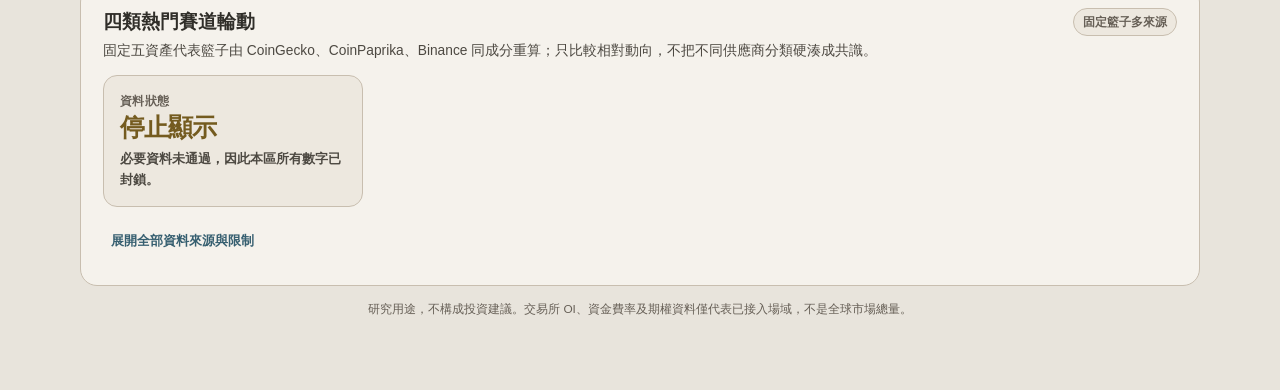
<file: market-monitor.html>
<!doctype html>
<html lang="zh-TW">
<head>
<meta charset="utf-8">
<meta name="viewport" content="width=device-width,initial-scale=1">
<meta name="app-section" content="market-radar">
<meta name="app-purpose" content="追蹤市場槓桿、機構流向、跨資產輪動與比特幣長期結構證據">
<meta name="app-update" content="每小時">
<link rel="icon" href="data:,">
<title>跨資產市場雷達｜BTC ETH 衍生品・ETF・財庫公司・熱門賽道</title>
<style>
:root{--bg:#e8e4dc;--card:#f5f2ec;--soft:#ede8df;--line:#c8beaf;--ink:#302e29;--text:#4d4942;--muted:#665f56;--red:#8f493e;--green:#4f6c48;--yellow:#745b1f;--blue:#365f70;--mono:ui-monospace,SFMono-Regular,Menlo,Consolas,monospace}*{box-sizing:border-box}body{margin:0;background:var(--bg);color:var(--ink);font-family:-apple-system,BlinkMacSystemFont,"Segoe UI","Noto Sans TC",sans-serif;line-height:1.55;font-variant-numeric:tabular-nums}.wrap{width:min(1120px,calc(100% - 28px));margin:auto;padding:22px 0 60px}.hero,.section{background:var(--card);border:1px solid var(--line);border-radius:17px}.hero{padding:26px}.hero h1{margin:0;font-size:clamp(1.4rem,3vw,2rem);letter-spacing:-.035em}.hero p{margin:7px 0;color:var(--text)}a{color:var(--blue);text-decoration:underline;text-underline-offset:3px}.nav{display:flex;gap:6px;flex-wrap:wrap;margin-top:12px;font-size:.82rem;font-weight:800}.nav a,summary{display:inline-flex;align-items:center;min-height:44px;padding:0 8px}.meta{font:700 .76rem/1.5 var(--mono);color:var(--muted)}.quality{margin-top:14px;padding:10px 12px;border:1px solid var(--line);border-radius:9px;background:var(--soft);font-size:.82rem}.quality.bad{color:var(--red);background:#f1dfdb}.quality.warn{color:var(--yellow);background:#f1e8cf}.section{margin-top:14px;padding:22px}.heading{display:flex;justify-content:space-between;align-items:flex-start;gap:14px;margin-bottom:14px}.heading h2{margin:0;font-size:1.16rem}.heading p{margin:3px 0 0;color:var(--text);font-size:.86rem}.pill{flex:none;padding:4px 9px;border:1px solid var(--line);border-radius:999px;background:var(--soft);font-size:.74rem;font-weight:850;color:var(--muted)}.summary,.grid-2,.grid-3,.asset-grid,.sector-grid{display:grid;gap:11px}.summary{grid-template-columns:repeat(4,minmax(0,1fr))}.grid-2{grid-template-columns:repeat(2,minmax(0,1fr))}.grid-3{grid-template-columns:repeat(3,minmax(0,1fr))}#btc-thesis{grid-template-columns:repeat(4,minmax(0,1fr))}.asset-grid{grid-template-columns:repeat(4,minmax(0,1fr))}.sector-grid{grid-template-columns:repeat(4,minmax(0,1fr))}.card{min-width:0;padding:16px;border:1px solid var(--line);border-radius:14px;background:var(--soft)}.cap{color:var(--muted);font-size:.73rem;font-weight:850;letter-spacing:.04em}.big{margin:7px 0;font:900 1.55rem/1 var(--mono);letter-spacing:-.045em}.read{color:var(--text);font-size:.83rem;font-weight:650}.up{color:var(--green)}.down{color:var(--red)}.warn{color:var(--yellow)}.metric-row{display:grid;grid-template-columns:repeat(4,minmax(0,1fr));gap:7px;margin-top:13px}.metric{padding:9px;border-radius:9px;background:var(--card);border:1px solid var(--line)}.metric b{display:block;font:800 .9rem/1.2 var(--mono)}.metric span{display:block;margin-top:4px;color:var(--muted);font-size:.7rem}.venue{margin-top:10px;color:var(--muted);font-size:.74rem}.spark{width:100%;height:30px;margin-top:8px}.history-note{margin-top:8px;color:var(--muted);font-size:.74rem}.company{display:flex;justify-content:space-between;gap:8px;padding:7px 0;border-bottom:1px solid var(--line);font-size:.76rem}.company:last-child{border:0}.company b{font-family:var(--mono)}details{margin-top:12px}summary{cursor:pointer;color:var(--blue);font-size:.8rem;font-weight:800}.source-list{margin:8px 0 0;padding-left:18px;color:var(--text);font-size:.77rem}.foot{margin-top:14px;text-align:center;color:var(--muted);font-size:.74rem}@media(max-width:900px){.summary,.grid-3,.asset-grid,.sector-grid{grid-template-columns:repeat(2,minmax(0,1fr))}#btc-thesis{grid-template-columns:repeat(2,minmax(0,1fr))}.metric-row{grid-template-columns:repeat(2,minmax(0,1fr))}}@media(max-width:600px){.wrap{width:calc(100% - 18px);padding-top:9px}.hero,.section{border-radius:12px}.hero,.section{padding:15px}.heading{display:block}.pill{display:inline-flex;margin-top:7px}.summary,.grid-2,.grid-3,.asset-grid,.sector-grid{grid-template-columns:1fr}.metric-row{grid-template-columns:repeat(2,minmax(0,1fr))}.big{font-size:1.42rem}.read{font-size:.88rem}.venue{font-size:.78rem}}@media(prefers-reduced-motion:reduce){*{scroll-behavior:auto!important;transition:none!important}}
.thesis-card.unknown{grid-column:1/-1}.hero,.section,.card,.meta,.quality,.read,.venue{min-width:0;max-width:100%;overflow-wrap:anywhere;word-break:break-word}@media(max-width:600px){#btc-thesis{grid-template-columns:1fr}.thesis-card{padding:15px}.thesis-card .big{font-size:1.42rem}.thesis-card .read{font-size:.88rem}.nav a{white-space:normal}}
.quality-main{font-weight:850}.quality-sub{display:block;margin-top:3px;color:var(--muted);font-size:.75rem}.quality.warn .quality-sub{color:var(--yellow)}
.evidence{margin-top:14px;padding-top:10px;border-top:1px solid var(--line)}.evidence summary{width:100%;padding:0;justify-content:space-between;gap:8px;color:var(--blue);font-size:.78rem}.evidence-summary{display:flex;gap:6px;align-items:center;flex-wrap:wrap}.evidence-badge{display:inline-flex;padding:2px 6px;border:1px solid var(--line);border-radius:999px;background:var(--card);color:var(--green);font:800 .7rem/1.4 var(--mono)}.evidence-badge.context{color:var(--blue)}.evidence-badge.degraded,.evidence-badge.fail{color:var(--yellow)}.evidence-grid{display:grid;grid-template-columns:repeat(2,minmax(0,1fr));gap:6px;margin-top:9px}.evidence-fact{padding:8px;border:1px solid var(--line);border-radius:8px;background:var(--card);font-size:.75rem}.evidence-fact b{display:block;color:var(--muted);font-size:.72rem}.evidence-method{margin-top:8px;color:var(--text);font-size:.75rem}.evidence-sources{margin:8px 0 0;padding:0;list-style:none}.evidence-source{padding:4px 0;border-top:1px solid var(--line);font-size:.78rem}.evidence-source a{display:inline-flex;align-items:center;min-height:44px;font-weight:800}.evidence-source small{display:block;color:var(--muted);font-size:.75rem}.evidence-role{margin-left:5px;color:var(--green);font-size:.72rem;font-weight:850}.evidence-limit{margin-top:7px;color:var(--muted);font-size:.75rem}@media(max-width:600px){.evidence-grid{grid-template-columns:1fr}}
</style>
</head>
<body>
<main class="wrap">
<header class="hero"><h1>跨資產市場雷達</h1><p><b>本專區回答：</b>市場槓桿、機構流向、熱門輪動與 BTC 長期貨幣化背景今天有何變化？每張卡都能展開來源與驗證。</p><div class="meta" id="meta">載入資料中…</div><div class="quality" id="quality">品質驗證中…</div><nav class="nav" aria-label="全站主要專區"><a href="market-intelligence.html">市場總編</a><a class="active" href="market-monitor.html" aria-current="page">即時數據</a><a href="x-intelligence.html">AI 總編</a><a href="wiki.html">知識庫</a><a href="site-overview.html">系統狀態</a></nav></header>

<section class="section"><div class="heading"><div><h2>先看四個市場結論</h2><p>衍生品描述擁擠度，不直接等於上漲或下跌訊號。</p></div><span class="pill">每小時更新</span></div><div class="summary" id="summary"></div></section>

<section class="section"><div class="heading"><div><h2>BTC 非主權價值錨論證</h2><p>回答它是否仍在貨幣化、是否被美元鏈上信用取代，以及安全與主權信用條件是否共振；不等於短線底部訊號。</p></div><span class="pill">結構證據，不放行交易</span></div><div class="grid-3" id="btc-thesis"></div></section>

<section class="section"><div class="heading"><div><h2>BTC／ETH 機構衍生品</h2><p>永續跨場域交叉；到期期貨與期權優先 Deribit，受限時改用明確標示的 OKX 幣本位備援，不混稱同一歷史序列。</p></div><span class="pill">部分市場覆蓋</span></div><div class="grid-2" id="derivatives"></div></section>

<section class="section"><div class="heading"><div><h2>熱門標的與老牌山寨幣</h2><p>大數字看價格；24 小時變化看輪動，不把短線強勢當長期價值。</p></div><span class="pill">至少雙來源</span></div><div class="asset-grid" id="assets"></div></section>

<section class="section"><div class="heading"><div><h2>ETF 與數位資產財庫公司動向</h2><p>ETF 不是盤中即時資料：市場總表每小時重建，ETF 上游依美股交易日每日重抓，只發布完成「基金明細＋發行商官方持倉＋同日備援」驗證的最新 T+1 市場日；財庫公司用雙聚合站與 SEC 前列公司交叉驗證。</p></div><span class="pill">逐卡來源證據</span></div><div class="grid-2" id="institutional"></div></section>

<section class="section"><div class="heading"><div><h2>四類熱門賽道輪動</h2><p>固定五資產代表籃子由 CoinGecko、CoinPaprika、Binance 同成分重算；只比較相對動向，不把不同供應商分類硬湊成共識。</p></div><span class="pill">固定籃子多來源</span></div><div class="sector-grid" id="sectors"></div><details><summary>展開全部資料來源與限制</summary><ul class="source-list" id="sources"></ul></details></section>
<p class="foot">研究用途，不構成投資建議。交易所 OI、資金費率及期權資料僅代表已接入場域，不是全球市場總量。</p>
</main>
<script>
const esc=v=>String(v??"資料不足").trim().toLowerCase()==="nan"?"資料不足":String(v??"資料不足").replace(/[&<>'"]/g,c=>({"&":"&amp;","<":"&lt;",">":"&gt;","'":"&#39;",'"':"&quot;"}[c]));
const finite=v=>v!==null&&v!==""&&Number.isFinite(Number(v));
const money=(v,d=0)=>!finite(v)?"—":"$"+Number(v).toLocaleString("en-US",{minimumFractionDigits:d,maximumFractionDigits:d});
const pct=(v,d=1)=>!finite(v)?"—":(Number(v)*100).toFixed(d)+"%";
const compact=v=>!finite(v)?"—":Intl.NumberFormat("en-US",{notation:"compact",maximumFractionDigits:1}).format(Number(v));
const compactMoney=v=>!finite(v)?"—":"$"+Intl.NumberFormat("en-US",{notation:"compact",maximumFractionDigits:1}).format(Number(v));
const pctPoint=(v,d=1)=>!finite(v)?"—":Number(v).toFixed(d)+"%";
const tone=v=>v==null?"warn":v>0?"up":v<0?"down":"";
const numeric=v=>typeof v==="number"&&Number.isFinite(v);
const optionContracts={Deribit:{contractSet:"inverse_coin_margined_only",metric:"deribit_dvol",label:"Deribit 隱含波動率指數"},OKX:{contractSet:"okx_coin_margined_options",metric:"okx_atm_mark_iv_near_30d",label:"OKX 約 30 日 ATM 標記隱含波動率"}};
let activeData=null;
const tierName=value=>({official_filing:"官方申報",official_issuer_crosscheck:"發行商官方覆核",official_macro_aggregator:"官方宏觀序列",official_industry_research:"官方產業研究",primary_market:"主要現貨市場",primary_spot_market:"主要現貨市場",primary_derivatives_market:"主要衍生品市場",independent_market_aggregator:"獨立市場聚合",independent_ETF_data_provider:"獨立 ETF 資料",independent_treasury_aggregator:"獨立財庫聚合",independent_onchain:"獨立鏈上資料",third_party_market_proxy:"第三方市場代理",third_party_treasury_aggregator:"第三方財庫聚合"})[value]||value;
function requiredEvidenceIds(d){return["summary.BTC.leverage","summary.ETH.leverage","summary.asset_breadth","summary.sector_lead",...Object.keys(d.assets||{}).map(symbol=>`assets.${symbol}`),"derivatives.BTC","derivatives.ETH","etf.BTC","etf.ETH","dat.BTC","dat.ETH",...Object.keys(d.sectors||{}).map(name=>`sectors.${name}`),"thesis.btcfi","thesis.gold","thesis.stablecoin","thesis.rwa","thesis.company_share","thesis.company_concentration","thesis.hashrate","thesis.debt","thesis.real_yield"]}
function evidencePanel(metricId){const ledger=activeData?.evidence_ledger?.metrics||{},entry=ledger[metricId],sourceIndex=Object.fromEntries((activeData?.sources||[]).map(source=>[source.source_id,source]));if(!entry)return`<div class="evidence-limit">來源證據契約缺漏，這張卡不應發布。</div>`;const validation=new Set(entry.validation_source_ids||[]),statusLabel=entry.status==="pass"?"已交叉驗證":entry.status==="context_only"?"來源可追溯":"有限可用",statusClass=entry.status==="pass"?"":entry.status==="context_only"?"context":entry.status;const rows=(entry.source_ids||[]).map(sourceId=>sourceIndex[sourceId]).filter(Boolean).map(source=>`<li class="evidence-source"><a href="${esc(source.url)}" target="_blank" rel="noopener">${esc(source.provider)}</a>${validation.has(source.source_id)?`<span class="evidence-role">驗證採用</span>`:""}<small>${esc(tierName(source.source_tier))}｜觀測 ${esc(source.as_of)}｜抓取 ${esc(source.fetched_at)}</small></li>`).join("");return`<details class="evidence" data-evidence-metric="${esc(metricId)}"><summary><span class="evidence-summary"><span class="evidence-badge ${statusClass}">${statusLabel}</span><span>來源與驗證</span></span><span>${entry.validation_source_count}/${entry.source_count} 驗證／可追溯來源</span></summary><div class="evidence-grid"><div class="evidence-fact"><b>資料截至</b>${esc(entry.as_of)}</div><div class="evidence-fact"><b>更新節奏</b>${esc(entry.update_frequency)}</div></div><div class="evidence-method"><b>怎麼驗：</b>${esc(entry.verification_method)}<br><b>新鮮度：</b>${esc(entry.freshness_policy)}</div><ul class="evidence-sources">${rows}</ul><div class="evidence-limit"><b>限制：</b>${esc(entry.limitation)}</div></details>`}
const evidencePanelBase=evidencePanel;
evidencePanel=function(metricId){const rendered=evidencePanelBase(metricId),entry=activeData?.evidence_ledger?.metrics?.[metricId];if(!entry)return rendered;const links=[`<a href="${esc(entry.verification_artifact)}" target="_blank" rel="noopener">市場獨立 verifier</a>`];if(entry.formula_verification_artifact)links.push(`<a href="${esc(entry.formula_verification_artifact)}" target="_blank" rel="noopener">本批公式重算報告</a>`);return rendered.replace('</ul><div class="evidence-limit">',`</ul><div class="evidence-method"><b>驗證報告：</b>${links.join("｜")}</div><div class="evidence-limit">`)};
function ageHours(value){const timestamp=Date.parse(value);return Number.isFinite(timestamp)?(Date.now()-timestamp)/36e5:NaN}
function requireFresh(value,maxHours,label){const age=ageHours(value);if(!Number.isFinite(age)||age<-.25||age>maxHours)throw new Error(`${label} 時間戳不可信或已逾時`)}
function requireFreshAt(value,reference,maxLagHours,label){const observed=Date.parse(value),batch=Date.parse(reference),lag=(batch-observed)/36e5;if(!Number.isFinite(lag)||lag<-.25||lag>maxLagHours)throw new Error(`${label} 相對批次時間不可信或已逾時`)}
async function get(path){const r=await fetch(path,{cache:"no-store"});if(!r.ok)throw new Error(`${path} HTTP ${r.status}`);return r.json()}
function sparkline(values){const clean=values.filter(Number.isFinite);if(clean.length<2)return`<div class="history-note">歷史不足，待累積至少 2 日</div>`;const w=180,h=30,min=Math.min(...clean),max=Math.max(...clean),span=max-min||1;const points=clean.map((v,i)=>`${i/(clean.length-1)*w},${h-(v-min)/span*(h-4)-2}`).join(" ");return`<svg class="spark" viewBox="0 0 ${w} ${h}" role="img" aria-label="歷史價格迷你圖"><polyline points="${points}" fill="none" stroke="var(--blue)" stroke-width="2"/></svg>`}
function validateData(d){const required=["BTC","ETH","HYPE","SOL","BNB","XRP","DOGE"],checks=d?.quality?.checks,summary=d?.quality?.validation_summary,f=d?.quality?.freshness_contract,lineage=checks?.find(x=>x.check_id==="daily_snapshot_lineage");if(!d||d.schema!==2||!d.generated_at||!d.snapshot_generated_at||!d.raw_generated_at||!d.source_batch_id||!d.raw_batch_id||d.source_batch_id!==d.raw_batch_id||d.snapshot_generated_at!==d.raw_generated_at||lineage?.status!=="pass"||!d.quality||!Array.isArray(d.sources)||!Array.isArray(checks)||!checks.length||!summary||!f||!Array.isArray(d.quality.source_incidents)||!numeric(d.quality.score_0_100)||d.quality.score_0_100<0||d.quality.score_0_100>100||!["pass","degraded"].includes(d.quality.status))throw new Error("資料契約、批次血緣或品質狀態不完整");const freshnessKeys=["artifact_max_age_hours","spot_source_max_lag_hours","perpetual_source_max_lag_hours","dated_future_source_max_lag_hours","options_source_max_lag_hours","volatility_source_max_lag_hours"];if(freshnessKeys.some(key=>!numeric(f[key]))||summary.total!==checks.length||summary.passed!==checks.filter(x=>x.status==="pass").length||summary.degraded!==checks.filter(x=>x.status==="degraded").length||summary.failed!==checks.filter(x=>x.status==="fail").length||checks.some(x=>x.core&&x.status!=="pass"))throw new Error("核心欄位級驗證未通過");requireFresh(d.generated_at,f.artifact_max_age_hours,"市場總表");for(const symbol of required){const item=d.assets?.[symbol],observations=Object.values(item?.source_observations||{});if(!item||!numeric(item.price_usd)||!Number.isInteger(item.source_count)||item.source_count<2||observations.length!==item.source_count||observations.length<2||observations.some(observation=>!numeric(observation?.price_usd))||!numeric(item.cross_source_gap)||item.cross_source_gap<0||item.cross_source_gap>0.02)throw new Error(`${symbol} 現貨未通過雙來源與 2% 價差驗證`);requireFreshAt(item.as_of,d.generated_at,f.spot_source_max_lag_hours,`${symbol} 現貨`);for(const observation of observations)requireFreshAt(observation?.as_of,d.generated_at,f.spot_source_max_lag_hours,`${symbol} 來源`)}for(const symbol of ["BTC","ETH"]){const item=d.derivatives?.[symbol],venues=item?.perpetual?.venues_used,options=item?.options,optionContract=optionContracts[options?.provider];if(!numeric(item?.perpetual?.funding_annualized_median)||!Array.isArray(venues)||new Set(venues).size!==venues.length||venues.length<2||item.perpetual.funding_source_count!==venues.length||venues.some(venue=>!numeric(item.perpetual[venue]?.funding_annualized))||!["Deribit","OKX"].includes(item?.dated_future?.provider)||!numeric(item?.dated_future?.annualized_basis)||!optionContract||options.contract_set!==optionContract.contractSet||options.volatility_metric!==optionContract.metric||options.volatility_label!==optionContract.label||!numeric(options.volatility_value)||!numeric(options.put_call_open_interest_ratio))throw new Error(`${symbol} 衍生品核心欄位或供應商契約錯配`);requireFreshAt(item.dated_future.as_of,d.generated_at,f.dated_future_source_max_lag_hours,`${symbol} 到期期貨`);requireFreshAt(options.as_of,d.generated_at,f.options_source_max_lag_hours,`${symbol} 期權`);requireFreshAt(options.volatility_as_of,d.generated_at,f.volatility_source_max_lag_hours,`${symbol} 波動率`);for(const venue of venues)requireFreshAt(item.perpetual[venue]?.as_of,d.generated_at,f.perpetual_source_max_lag_hours,`${symbol} ${venue} 永續合約`)}}
function validateEvidence(d){const ledger=d?.evidence_ledger,metrics=ledger?.metrics,required=requiredEvidenceIds(d),sources=d?.sources||[],sourceIndex=Object.fromEntries(sources.map(source=>[source.source_id,source]));if(ledger?.schema!==1||ledger.generated_at!==d.generated_at||!metrics)throw new Error("逐卡來源證據未綁定目前資料批次");if(sources.some(source=>!source.source_id||!String(source.url||"").startsWith("https://")||!source.provider||!source.source_tier||!source.as_of||!source.fetched_at))throw new Error("來源登錄缺少網址、層級或時間");for(const metricId of required){const item=metrics[metricId],ids=item?.source_ids,validationIds=item?.validation_source_ids,strong=item?.status==="pass"||item?.status==="context_only";if(!item||(strong&&!item.as_of)||!item.update_frequency||!item.verification_method||!item.freshness_policy||!item.limitation||item.verification_artifact!=="data/daily/market_universe_verification.json"||!Array.isArray(ids)||!ids.length||new Set(ids).size!==ids.length||ids.some(sourceId=>!sourceIndex[sourceId])||item.source_count!==ids.length||!Array.isArray(validationIds)||(strong&&!validationIds.length)||validationIds.some(sourceId=>!ids.includes(sourceId))||item.validation_source_count!==validationIds.length)throw new Error(`${metricId} 來源證據不完整`)}for(const asset of ["BTC","ETH"]){const item=metrics[`etf.${asset}`],tiers=new Set(item.validation_source_ids.map(sourceId=>sourceIndex[sourceId]?.source_tier));if(item.formula_verification_artifact!=="data/daily/market_universe_verification.json"||(item.status==="pass"&&(item.validation_source_count<3||!tiers.has("official_issuer_crosscheck"))))throw new Error(`${asset} ETF 驗證證據不完整`)}}
const validateDataBase=validateData;
validateData=function(d){validateDataBase(d);const f=d.quality.freshness_contract;if(!numeric(f.daily_snapshot_max_age_hours))throw new Error("每日資料新鮮度契約缺漏");requireFreshAt(d.snapshot_generated_at,d.generated_at,f.daily_snapshot_max_age_hours,"每日快照");requireFreshAt(d.raw_generated_at,d.generated_at,f.daily_snapshot_max_age_hours,"每日原始觀測")};
const validateEvidenceBase=validateEvidence;
validateEvidence=function(d){validateEvidenceBase(d);for(const source of d.sources)requireFreshAt(source.fetched_at,d.generated_at,d.quality.freshness_contract.daily_snapshot_max_age_hours,`${source.provider} 抓取時間`)};
function validateVerification(v,d){if(!v||v.schema!==1||v.market_generated_at!==d.generated_at||v.market_date!==d.date||!["pass","degraded"].includes(v.status)||!Array.isArray(v.failures)||v.failures.length)throw new Error("獨立市場驗證未綁定目前資料批次");requireFresh(v.verified_at,d.quality.freshness_contract.artifact_max_age_hours,"獨立市場驗證")}
function renderQuality(quality,verification){const summary=quality.validation_summary,incidents=quality.source_incidents||[],q=document.getElementById("quality"),status=quality.status==="pass"&&verification.status==="pass"?"pass":"degraded";document.body.dataset.renderStatus=status;document.body.dataset.conclusionsVisible="true";document.body.dataset.executionGrade=status==="pass"?"true":"false";document.body.dataset.coreChecks=`${summary.core_passed}/${summary.core_total}`;q.className=`quality ${status==="degraded"?"warn":""}`;q.innerHTML=`<span class="quality-main">核心驗證 ${summary.core_passed}/${summary.core_total} 通過｜獨立驗證 ${verification.status==="pass"?"通過":"有限可用"}｜全頁 ${summary.passed} 通過、${summary.degraded} 待補強｜品質 ${quality.score_0_100}/100</span><span class="quality-sub">${incidents.length?`${incidents.length} 個來源失敗已自動切換；各欄位仍須滿足自己的來源數、日期與差異門檻。`:`目前沒有來源切換事件。`} 每張分析卡都能展開觀測日、抓取時間、驗證方法與原始來源；缺證據的卡片不發布。</span>`}
const renderQualityBase=renderQuality;
renderQuality=function(quality,verification){renderQualityBase(quality,verification);if(activeData)document.getElementById("meta").textContent=`資料日 ${activeData.date}｜更新 ${new Date(activeData.generated_at).toLocaleString("zh-TW",{timeZone:"Asia/Taipei",hour12:false})}｜市場總表每小時重建、各來源依原生頻率重抓｜可追溯來源 ${activeData.sources.length} 筆`};
function renderFailure(message){document.body.dataset.renderStatus="fail";document.body.dataset.conclusionsVisible="false";document.body.dataset.executionGrade="false";document.body.dataset.evidenceComplete="false";document.getElementById("meta").textContent="最新資料不可用";const q=document.getElementById("quality");q.className="quality bad";q.textContent=`載入失敗：${message}；不得沿用舊數據。`;const card=`<article class="card"><div class="cap">資料狀態</div><div class="big warn">停止顯示</div><div class="read">必要資料未通過，因此本區所有數字已封鎖。</div></article>`;for(const id of ["summary","btc-thesis","derivatives","assets","institutional","sectors"]){document.getElementById(id).innerHTML=card}document.getElementById("sources").innerHTML="<li>資料驗證失敗，請檢查 GitHub Actions 與來源紀錄。</li>"}
function metric(label,value,cls=""){return`<div class="metric"><b class="${cls}">${esc(value)}</b><span>${esc(label)}</span></div>`}
const venueName=value=>({binance:"Binance",bybit:"Bybit",okx:"OKX",hyperliquid:"Hyperliquid"})[value]||value;
function derivativeCard(symbol,item,analysis){const p=item.perpetual||{},f=item.dated_future||{},o=item.options||{},c=item.cme_proxy||{},optionProvider=o.provider||"未知",futureProvider=f.provider||"未知",volatilityLabel=optionContracts[optionProvider]?.label||"期權隱含波動率";return`<article class="card" data-analysis-card="true"><div class="cap">${symbol} 槓桿溫度</div><div class="big">${esc(analysis?.leverage_temperature)}</div><div class="read">${esc(analysis?.plain_read)}</div><div class="metric-row">${metric("跨場域永續合約簡單年化資金費率",pct(p.funding_annualized_median))}${metric(`${futureProvider} 約三個月到期期貨簡單年化基差`,pct(f.annualized_basis))}${metric(volatilityLabel,numeric(o.volatility_value)?Number(o.volatility_value).toFixed(1):"—")}${metric(`${optionProvider} 期權 Put／Call 未平倉量比`,o.put_call_open_interest_ratio==null?"—":Number(o.put_call_open_interest_ratio).toFixed(2))}</div><div class="venue">永續觀測場域 ${esc((p.venues_used||[]).map(venueName).join("＋"))}｜可觀測未平倉量：永續 ${money(p.observed_open_interest_usd)}｜${esc(optionProvider)} 幣本位期權 ${money(o.observed_open_interest_usd)}｜CME 前月代理價 ${money(c.front_month_price_usd)}。不同供應商的波動率與 Put／Call 不直接串成同一序列。</div>${evidencePanel(`derivatives.${symbol}`)}</article>`}
function companyRows(item){return(item.companies||[]).slice(0,5).map(c=>`<div class="company"><span>${esc(c.symbol)} ${esc(c.name)}</span><b>${compact(c.holdings)} ${c.holdings_change==null?"":"("+(c.holdings_change>0?"+":"")+compact(c.holdings_change)+")"}</b></div>`).join("")}
function renderBtcThesis(thesis,generatedAt,f){const target=document.getElementById("btc-thesis");const thesisQuality=thesis?.quality||{};if(thesisQuality.coverage_status!=="complete"||!["pass","degraded"].includes(thesisQuality.status)||thesisQuality.scope!=="structural_context_only"||thesisQuality.execution_gate_eligible!==false){target.innerHTML=`<article class="card thesis-card unknown"><div class="cap">長期論證資料狀態</div><div class="big warn">停止顯示</div><div class="read">必要來源不完整，本區不沿用舊數字。</div></article>`;return}const gold=thesis.gold_monetization||{},credit=thesis.digital_dollar_competition||{},company=thesis.public_company_adoption||{},security=thesis.security_consensus||{},sovereign=thesis.sovereign_credit_competition||{},unknown=thesis.unmeasured_falsifier||{},requiredValues=[gold.btc_to_gold_market_value_ratio,credit.stablecoin_supply_usd,credit.stablecoin_supply_30d_change,credit.rwa_protocol_tvl_usd,unknown.observable_btcfi_tvl_usd,company.share_of_btc_supply,company.top_company_share_of_observed_holdings,security.hashrate_vs_90d_high,security.hashrate_30d_change,sovereign.us_federal_debt_to_gdp_pct,sovereign.us_10y_real_yield_pct];if(requiredValues.some(value=>!numeric(value))){target.innerHTML=`<article class="card thesis-card unknown"><div class="cap">長期論證資料狀態</div><div class="big warn">停止顯示</div><div class="read">卡片必要數值缺漏，本區不把未知當成零。</div></article>`;return}try{requireFreshAt(gold.gold_price_as_of,generatedAt,f.thesis_gold_max_lag_hours,"黃金價格");requireFreshAt(credit.as_of,generatedAt,f.thesis_credit_max_lag_hours,"穩定幣與 RWA");requireFreshAt(company.as_of,generatedAt,f.thesis_company_max_lag_hours,"公開公司持幣");requireFreshAt(security.as_of,generatedAt,f.thesis_hashrate_max_lag_hours,"算力");requireFreshAt(sovereign.us_federal_debt_to_gdp_as_of,generatedAt,f.thesis_debt_max_lag_hours,"債務占 GDP");requireFreshAt(sovereign.us_10y_real_yield_as_of,generatedAt,f.thesis_real_yield_max_lag_hours,"實質利率")}catch(error){target.innerHTML=`<article class="card thesis-card unknown"><div class="cap">長期論證資料狀態</div><div class="big warn">停止顯示</div><div class="read">${esc(error.message)}，本區不沿用舊數字。</div></article>`;return}const cards=[
["thesis.btcfi","可觀測鏈上 BTCFi 抵押／生息代理",compactMoney(unknown.observable_btcfi_tvl_usd),unknown.plain_read,""],
["thesis.gold","BTC 相當於多少黃金",pct(gold.btc_to_gold_market_value_ratio),"仍在早期貨幣化；這是目前規模比較，不是目標價。",""],
["thesis.stablecoin","美元穩定幣總供給",compactMoney(credit.stablecoin_supply_usd),credit.stablecoin_supply_30d_change<0?"可比同群近月縮小；鏈上美元交易層仍會分走 BTC 的支付敘事。":"可比同群近月擴張；鏈上美元交易層正分走 BTC 的支付敘事。",""],
["thesis.rwa","RWA 協議可見規模",compactMoney(credit.rwa_protocol_tvl_usd),"資產上鏈已有規模，但供應商分類可能重複，不能和穩定幣相加。",""],
["thesis.company_share","公開公司持有 BTC 供給",pct(company.share_of_btc_supply),"公司採用已有規模，但樣本仍集中於單一大型持有者。",""],
["thesis.company_concentration","公開公司持幣集中度",pct(company.top_company_share_of_observed_holdings),"超過一半樣本集中於最大持有者，不能把單一公司擴張當成全面採用。",""],
["thesis.hashrate","算力保留近期高點",pct(security.hashrate_vs_90d_high),security.hashrate_30d_change<0?"礦工安全投入近月回落，需觀察是否持續；不預測價格。":"礦工安全投入近月增強；只驗證安全共識，不預測價格。",""],
["thesis.debt","美國債務占經濟比重",pctPoint(sovereign.us_federal_debt_to_gdp_pct),"主權信用壓力高，但不能直接推論 BTC 需求。",""],
["thesis.real_yield","美國長期實質利率",pctPoint(sovereign.us_10y_real_yield_pct,2),"無現金流資產的機會成本偏高，對 BTC 估值形成逆風。",""]
];target.innerHTML=cards.map(([metricId,cap,big,read,cls])=>`<article class="card thesis-card ${cls}" data-analysis-card="true"><div class="cap">${esc(cap)}</div><div class="big">${esc(big)}</div><div class="read">${esc(read)}</div>${evidencePanel(metricId)}</article>`).join("")}
async function render(){try{const[d,v,h]=await Promise.all([get("data/daily/market_universe.json"),get("data/daily/market_universe_verification.json"),get("data/daily/market_universe_history.json")]);validateData(d);validateVerification(v,d);validateEvidence(d);activeData=d;document.getElementById("meta").textContent=`資料日 ${d.date}｜更新 ${new Date(d.generated_at).toLocaleString("zh-TW",{timeZone:"Asia/Taipei",hour12:false})}｜每小時重抓、依來源完成頻率發布｜可追溯來源 ${d.sources.length} 筆｜歷史 ${h.items?.length||0} 日`;renderQuality(d.quality,v);
const breadth=d.analysis.breadth,sectorLead=d.analysis.sector_rotation.leaders?.[0];document.getElementById("summary").innerHTML=[
["summary.BTC.leverage","BTC 槓桿溫度",d.analysis.BTC.leverage_temperature,d.analysis.BTC.plain_read],
["summary.ETH.leverage","ETH 槓桿溫度",d.analysis.ETH.leverage_temperature,d.analysis.ETH.plain_read],
["summary.asset_breadth","七項觀測清單廣度",`${breadth.positive_assets}/${breadth.tracked_assets} 上漲`,breadth.plain_read],
["summary.sector_lead","四類賽道中領先",sectorLead?.sector||"未知",sectorLead?`24 小時市值變化 ${pct(sectorLead.change_24h)}；只作相對輪動背景。`:"資料不足"]].map(([metricId,cap,big,read])=>`<article class="card" data-analysis-card="true"><div class="cap">${esc(cap)}</div><div class="big">${esc(big)}</div><div class="read">${esc(read)}</div>${evidencePanel(metricId)}</article>`).join("");
renderBtcThesis(d.btc_thesis,d.generated_at,d.quality.freshness_contract);
document.getElementById("derivatives").innerHTML=["BTC","ETH"].map(s=>derivativeCard(s,d.derivatives[s],d.analysis[s])).join("");
document.getElementById("assets").innerHTML=Object.entries(d.assets).map(([symbol,item])=>{const history=(h.items||[]).map(x=>x.assets?.[symbol]?.price_usd).filter(Number.isFinite),hype=symbol==="HYPE"?d.derivatives?.HYPE?.perpetual:null,providers=Object.keys(item.source_prices||{}).join("＋");return`<article class="card" data-analysis-card="true"><div class="cap">${esc(symbol)} 現貨</div><div class="big">${money(item.price_usd,item.price_usd<10?4:2)}</div><div class="read"><span class="${tone(item.change_24h)}">24 小時 ${pct(item.change_24h)}</span>｜${esc((d.analysis.asset_rotation||[]).find(x=>x.symbol===symbol)?.plain_read)}</div>${sparkline(history)}<div class="venue">已驗證 ${esc(providers)} 共 ${item.source_count} 個來源｜跨源價差 ${pct(item.cross_source_gap,2)}｜市值 ${money(item.market_cap_usd)}${hype?`｜Hyperliquid 每小時永續資金費率 ${pct(hype.perp_funding_1h,4)}、未平倉量 ${money(hype.perp_open_interest_usd)}`:""}</div>${evidencePanel(`assets.${symbol}`)}</article>`}).join("");
const etfCard=(asset,item)=>{const verified=item.status==="sample_cross_source_verified"&&finite(item.flow_7d_usd),providers=Object.keys(item.source_observations||{}).join("＋");return`<article class="card" data-analysis-card="true"><div class="cap">${asset} 美國現貨 ETF 資金流</div><div class="big ${verified?tone(item.flow_7d_usd):"warn"}">${verified?money(item.flow_7d_usd):"停止顯示"}</div><div class="read">${verified?`7 日淨流｜1 日 ${money(item.flow_1d_usd)}｜30 日 ${money(item.flow_30d_usd)}。基金 roster ${pct(item.component_completeness)}；官方樣本差異 ${pct(item.official_major_fund_gap,2)}、覆蓋 ${pct(item.official_major_fund_coverage)}；同日備援（基金／總量）差異 ${pct(item.backup_component_gap,2)}、覆蓋 ${pct(item.backup_component_coverage)}。採最近完成官方 T+1 驗證的市場日，不用未驗證的新數字取代正確數字，且不單獨放行交易。`:esc(item.limitation)}</div><div class="venue">資料日 ${esc(item.as_of)}｜${item.source_count} 個驗證來源｜${esc(providers||item.source)}</div>${evidencePanel(`etf.${asset}`)}</article>`};document.getElementById("institutional").innerHTML=etfCard("BTC",d.etf.BTC)+etfCard("ETH",d.etf.ETH)+["BTC","ETH"].map(asset=>{const item=d.dat[asset],v=item.validation||{},verified=item.status==="representative_cross_source_verified";return`<article class="card" data-analysis-card="true"><div class="cap">${asset} 數位資產財庫公司持倉</div><div class="big ${verified?"":"warn"}">${verified?compact(item.total_holdings)+" "+asset:"停止顯示"}</div><div class="read">${verified?`${item.source_count} 個參與驗證來源；代表公司覆蓋 ${pct(v.representative_coverage_ratio)}、加權差異 ${pct(v.weighted_cross_source_gap,2)}，另明示排除 ${v.excluded_outlier_count||0} 筆超過門檻的舊值。聚合站本身沒有公司持倉日；${item.total_holdings_change==null?"尚無前日可比":"相較前日 "+compact(item.total_holdings_change)}。不同聚合 universe 不硬平均。`:esc(item.limitation)}</div>${verified?companyRows(item):""}${evidencePanel(`dat.${asset}`)}</article>`}).join("");
document.getElementById("sectors").innerHTML=Object.entries(d.sectors).map(([name,item])=>item.status==="cross_source_verified"?`<article class="card" data-analysis-card="true"><div class="cap">${esc(name)}｜${esc(item.basket_version)}</div><div class="big ${tone(item.change_24h)}">${pct(item.change_24h)}</div><div class="read">市值 ${money(item.market_cap_usd)}｜24 小時成交額 ${money(item.volume_24h_usd)}</div><div class="venue">${item.source_count} 個共識來源｜跨源最大差 ${pct(item.cross_source_gap,2)}${item.excluded_sources?.length?`｜排除偏離來源 ${esc(item.excluded_sources.join("、"))}`:""}｜${esc((item.constituents||[]).join("、"))}</div>${evidencePanel(`sectors.${name}`)}</article>`:`<article class="card" data-analysis-card="true"><div class="cap">${esc(name)}｜${esc(item.basket_version||"固定籃子")}</div><div class="big warn">停止顯示</div><div class="read">同籃子多來源數量、時間戳或差異門檻未通過，不發布輪動數字。</div>${evidencePanel(`sectors.${name}`)}</article>`).join("");const analysisCards=[...document.querySelectorAll('[data-analysis-card="true"]')];if(analysisCards.some(card=>card.querySelectorAll(".evidence").length!==1||card.querySelectorAll(".evidence-source a[href]").length<1))throw new Error("至少一張分析卡缺少逐卡來源證據");document.body.dataset.evidenceCards=String(analysisCards.length);document.body.dataset.evidenceComplete="true";const incidentRows=(d.quality.source_incidents||[]).map(message=>`<li><b>已自動切換：</b>${esc(message)}</li>`);document.getElementById("sources").innerHTML=d.sources.map(s=>`<li><a href="${esc(s.url)}" target="_blank" rel="noopener">${esc(s.provider)}</a>｜${esc(s.detail)}｜${esc(s.as_of)}（${esc(s.as_of_basis)}）</li>`).concat(incidentRows).join("");requestAnimationFrame(markLayout)}catch(e){renderFailure(e.message);requestAnimationFrame(markLayout)}}
function markLayout(){const measure=()=>{const root=document.documentElement;document.body.dataset.pageOverflow=String(root.scrollWidth>root.clientWidth+1);document.body.dataset.layoutWidth=String(root.scrollWidth);document.body.dataset.viewportWidth=String(root.clientWidth)};measure();requestAnimationFrame(()=>requestAnimationFrame(measure))}
addEventListener("resize",markLayout);
render();
</script>
</body>
</html>
</file>
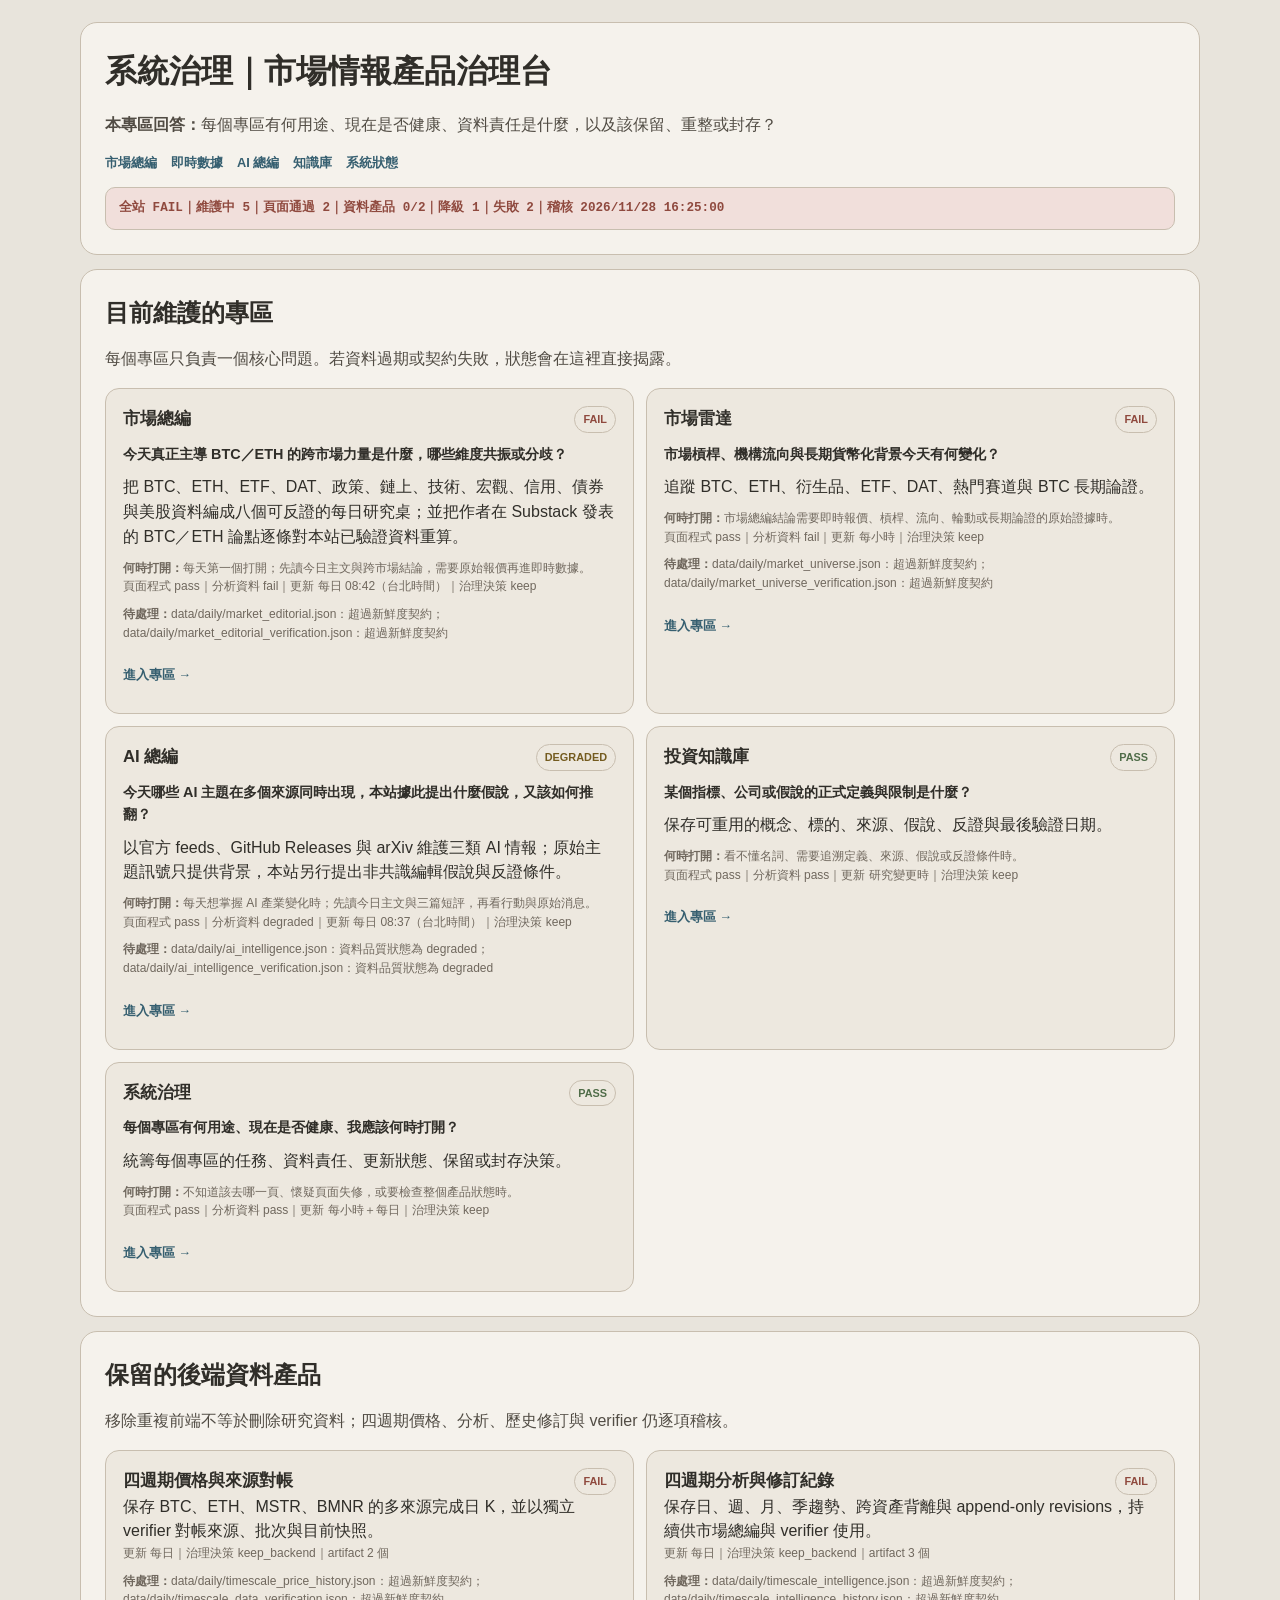
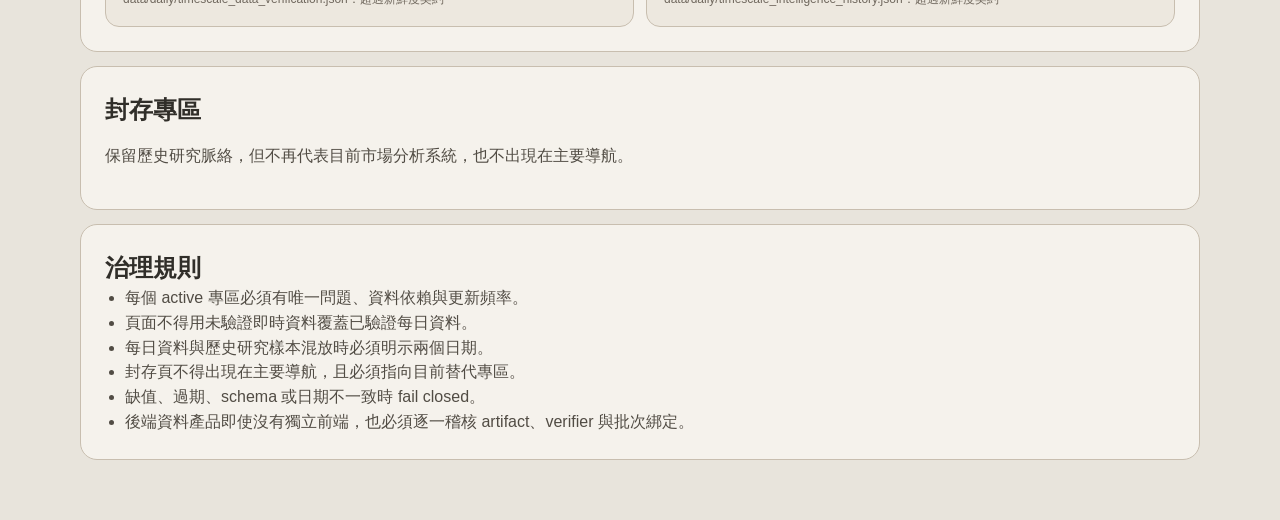
<file: site-overview.html>
<!doctype html>
<html lang="zh-TW">
<head>
<meta charset="utf-8">
<meta name="viewport" content="width=device-width,initial-scale=1">
<meta name="app-section" content="site-governance">
<meta name="app-purpose" content="統籌每個專區的任務、資料責任、更新狀態與生命週期">
<meta name="app-update" content="每 4 小時與每日">
<link rel="icon" href="data:,">
<title>系統治理｜市場情報產品治理台</title>
<style>
:root{--bg:#e8e4dc;--card:#f5f2ec;--soft:#ede8df;--line:#c8beaf;--ink:#302e29;--text:#514c44;--muted:#70685e;--red:#8f493e;--green:#4f6c48;--yellow:#745b1f;--blue:#365f70;--mono:ui-monospace,SFMono-Regular,Menlo,Consolas,monospace}*{box-sizing:border-box}body{margin:0;background:var(--bg);color:var(--ink);font-family:-apple-system,BlinkMacSystemFont,"Segoe UI","Noto Sans TC",sans-serif;line-height:1.55}.wrap{width:min(1120px,calc(100% - 28px));margin:auto;padding:22px 0 60px}.hero,.section{background:var(--card);border:1px solid var(--line);border-radius:17px}.hero,.section{padding:24px}.section{margin-top:14px}.hero h1,.section h2{margin:0}.hero p,.section p{color:var(--text)}a{color:var(--blue);text-decoration:none}.nav{display:flex;gap:14px;flex-wrap:wrap;margin-top:14px;font-weight:800;font-size:.8rem}.status{margin-top:14px;padding:11px 13px;border:1px solid var(--line);border-radius:10px;background:var(--soft);font:750 .79rem/1.5 var(--mono)}.status.fail{color:var(--red);background:#f1dfdb}.status.degraded{color:var(--yellow);background:#f1e8cf}.grid{display:grid;grid-template-columns:repeat(2,minmax(0,1fr));gap:12px}.card{padding:17px;border:1px solid var(--line);border-radius:14px;background:var(--soft)}.top{display:flex;justify-content:space-between;gap:12px}.card h3{margin:0;font-size:1.05rem}.badge{height:max-content;padding:4px 8px;border:1px solid var(--line);border-radius:999px;font-size:.68rem;font-weight:900}.badge.pass{color:var(--green)}.badge.degraded{color:var(--yellow)}.badge.fail{color:var(--red)}.question{margin:10px 0;font-size:.9rem;font-weight:800}.meta,.detail{color:var(--muted);font-size:.75rem}.detail{margin-top:9px}.go{display:inline-flex;min-height:42px;align-items:center;margin-top:12px;font-size:.8rem;font-weight:900}.archive .card{opacity:.82}.rules{margin:0;padding-left:20px;color:var(--text)}@media(max-width:720px){.wrap{width:calc(100% - 18px);padding-top:9px}.hero,.section{padding:16px;border-radius:12px}.grid{grid-template-columns:1fr}}
</style>
</head>
<body>
<main class="wrap">
<header class="hero"><h1>系統治理｜市場情報產品治理台</h1><p><b>本專區回答：</b>每個專區有何用途、現在是否健康、資料責任是什麼，以及該保留、重整或封存？</p><nav class="nav" aria-label="全站主要專區"><a href="market-intelligence.html">市場總編</a><a href="market-monitor.html">即時數據</a><a href="x-intelligence.html">AI 總編</a><a href="wiki.html">知識庫</a><a class="active" href="site-overview.html" aria-current="page">系統狀態</a></nav><div class="status" id="status">載入全站健康狀態…</div></header>
  <section class="section"><h2>目前維護的專區</h2><p>每個專區只負責一個核心問題。若資料過期或契約失敗，狀態會在這裡直接揭露。</p><div class="grid" id="active"></div></section>
  <section class="section"><h2>保留的後端資料產品</h2><p>移除重複前端不等於刪除研究資料；四週期價格、分析、歷史修訂與 verifier 仍逐項稽核。</p><div class="grid" id="dataProducts"></div></section>
  <section class="section archive"><h2>封存專區</h2><p>保留歷史研究脈絡，但不再代表目前市場分析系統，也不出現在主要導航。</p><div class="grid" id="archive"></div></section>
<section class="section"><h2>治理規則</h2><ul class="rules" id="rules"></ul></section>
</main>
<script>
const esc=value=>String(value??"").replace(/[&<>"']/g,char=>({"&":"&amp;","<":"&lt;",">":"&gt;",'"':"&quot;","'":"&#39;"})[char]);
async function json(path){const response=await fetch(path,{cache:"no-store"});if(!response.ok)throw new Error(`${path} HTTP ${response.status}`);return response.json()}
function card(page){const dependencyIssues=(page.dependencies||[]).filter(item=>item.status!=="pass");const issue=(page.checks||[]).filter(item=>item.status!=="pass").map(item=>item.reason).filter(Boolean).concat(dependencyIssues.map(item=>`${item.path}：${item.reason}`));return `<article class="card"><div class="top"><h3>${esc(page.title)}</h3><span class="badge ${esc(page.status)}">${esc(page.status).toUpperCase()}</span></div><div class="question">${esc(page.user_question)}</div><div>${esc(page.role)}</div><div class="detail"><b>何時打開：</b>${esc(page.open_when)}</div><div class="meta">頁面程式 ${esc(page.surface_status||page.status)}｜分析資料 ${esc(page.data_status||page.status)}｜更新 ${esc(page.cadence)}｜治理決策 ${esc(page.owner_action)}${page.research_as_of?`｜研究樣本 ${esc(page.research_as_of)}`:""}</div>${issue.length?`<div class="detail"><b>待處理：</b>${esc(issue.slice(0,2).join("；"))}</div>`:""}<a class="go" href="${esc(page.path)}">進入專區 →</a></article>`}
function dataCard(product){const issues=(product.dependencies||[]).filter(item=>item.status!=="pass").map(item=>`${item.path}：${item.reason}`).concat((product.checks||[]).filter(item=>item.status!=="pass").map(item=>item.reason).filter(Boolean));return `<article class="card"><div class="top"><h3>${esc(product.title)}</h3><span class="badge ${esc(product.status)}">${esc(product.status).toUpperCase()}</span></div><div>${esc(product.role)}</div><div class="meta">更新 ${esc(product.cadence)}｜治理決策 ${esc(product.owner_action)}｜artifact ${(product.dependencies||[]).length} 個</div>${issues.length?`<div class="detail"><b>待處理：</b>${esc(issues.slice(0,2).join("；"))}</div>`:""}</article>`}
async function render(){const[registry,health]=await Promise.all([json("data/site_registry.json"),json("data/daily/site_health.json")]);if(registry.schema!==1||health.schema!==1)throw new Error("治理資料 schema 不相容");const status=document.getElementById("status");status.className=`status ${health.status}`;status.textContent=`全站 ${health.status.toUpperCase()}｜維護中 ${health.summary.active_pages}｜頁面通過 ${health.summary.pass}｜資料產品 ${health.summary.data_product_pass}/${health.summary.data_products}｜降級 ${health.summary.degraded}｜失敗 ${health.summary.fail}｜稽核 ${new Date(health.generated_at).toLocaleString("zh-TW",{timeZone:"Asia/Taipei",hour12:false})}`;document.getElementById("active").innerHTML=health.pages.filter(page=>page.lifecycle==="active").map(card).join("");document.getElementById("dataProducts").innerHTML=(health.data_products||[]).map(dataCard).join("");document.getElementById("archive").innerHTML=health.pages.filter(page=>page.lifecycle==="archive").map(card).join("");document.getElementById("rules").innerHTML=(health.governance_rules||[]).map(rule=>`<li>${esc(rule)}</li>`).join("")}
render().catch(error=>{const status=document.getElementById("status");status.className="status fail";status.textContent=`治理資料失敗：${error.message}`});
</script>
</body>
</html>
</file>
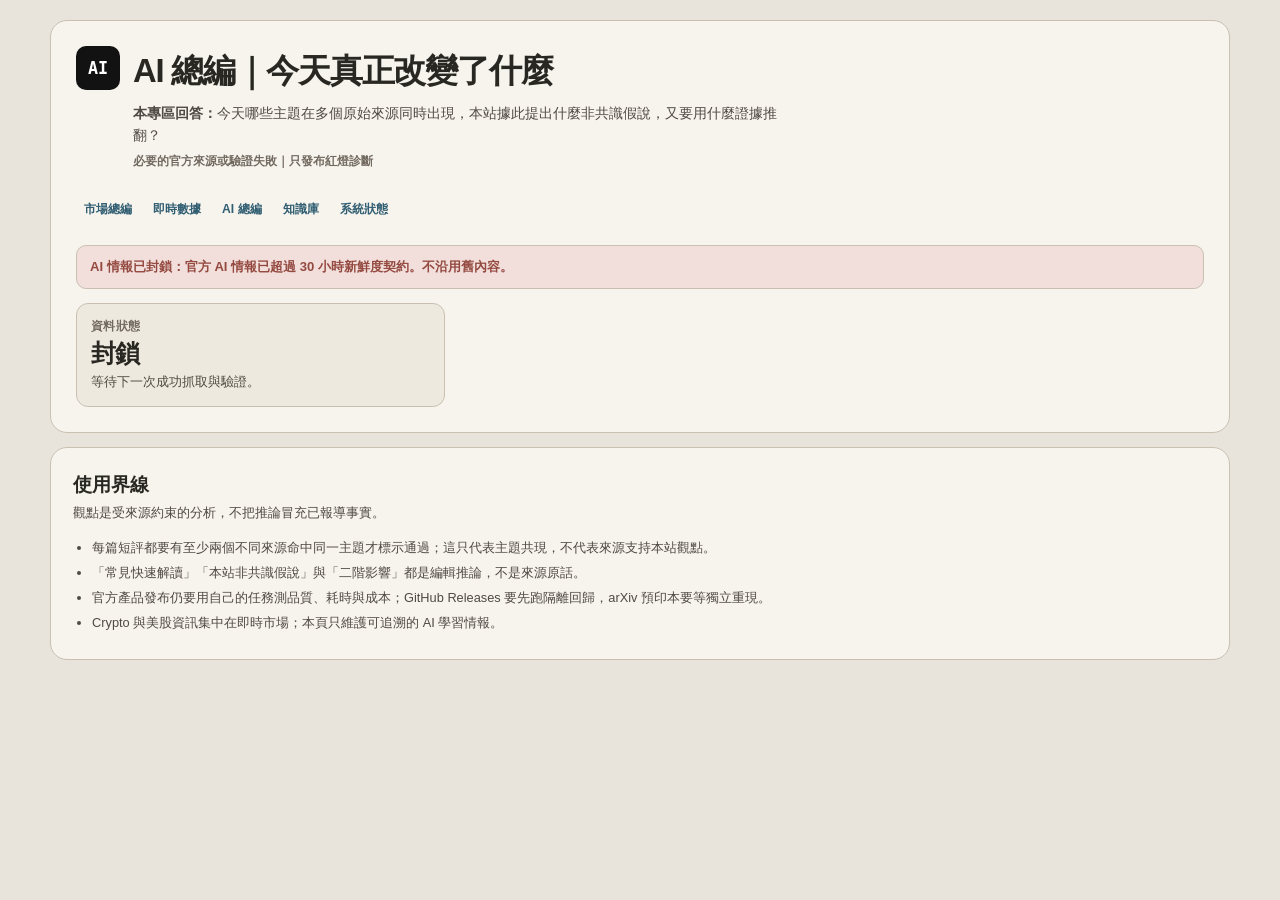
<file: x-intelligence.html>
<!doctype html>
<html lang="zh-Hant">
<head>
<meta charset="utf-8">
<meta name="viewport" content="width=device-width,initial-scale=1">
<meta name="app-section" content="ai-intelligence">
<meta name="app-purpose" content="每天用官方 feeds、GitHub Releases 與 arXiv，分開呈現原始主題訊號、本站編輯假說與反證條件">
<meta name="app-update" content="每日 08:37（台北時間）">
<link rel="icon" href="data:,">
<title>AI 總編｜機構觀點與官方多來源研究</title>
<style>
:root{--bg:#e8e4dc;--paper:#f7f4ee;--soft:#eee9df;--line:#c9c0b2;--ink:#282722;--text:#4f4a42;--muted:#71695f;--red:#944a40;--green:#4f6f51;--yellow:#7b6125;--blue:#315e72;--black:#121212;--serif:Georgia,"Noto Serif TC","Songti TC",serif;--mono:ui-monospace,SFMono-Regular,Menlo,Consolas,monospace}
*{box-sizing:border-box}
html{-webkit-font-smoothing:antialiased}
body{margin:0;overflow-x:clip;background:var(--bg);color:var(--ink);font-family:-apple-system,BlinkMacSystemFont,"Segoe UI","Noto Sans TC",sans-serif;line-height:1.55;font-variant-numeric:tabular-nums}
a{color:var(--blue);text-underline-offset:3px}.wrap{width:min(1180px,calc(100% - 28px));margin:auto;padding:20px 0 60px}.hero,.section{min-width:0;background:var(--paper);border:1px solid var(--line);border-radius:17px}.hero{padding:25px}.hero-top{display:flex;align-items:flex-start;justify-content:space-between;gap:20px}.brand{display:flex;min-width:0;gap:13px;align-items:flex-start}.brand>div{min-width:0}.mark{display:grid;place-items:center;flex:0 0 44px;height:44px;border-radius:10px;background:var(--black);color:white;font:900 1.05rem/1 var(--mono)}
h1{margin:0;font-size:clamp(1.45rem,3vw,2.05rem);letter-spacing:-.035em}.purpose{margin:5px 0 0;color:var(--text);font-size:.9rem}.meta{margin-top:7px;overflow-wrap:anywhere;color:var(--muted);font:700 .73rem/1.5 var(--mono)}.nav{display:flex;max-width:100%;gap:5px;flex-wrap:wrap;margin-top:16px}.nav a{display:inline-flex;align-items:center;min-height:44px;padding:0 8px;font-size:.76rem;font-weight:800;text-decoration:none}.quality{margin-top:14px;overflow-wrap:anywhere;padding:11px 13px;border:1px solid var(--line);border-radius:10px;background:var(--soft);font-size:.82rem;font-weight:750}.quality.good{color:var(--green);background:#e3eadf}.quality.warn{color:var(--yellow);background:#f2e8cc}.quality.bad{color:var(--red);background:#f2dfdc}
.summary{display:grid;grid-template-columns:repeat(3,minmax(0,1fr));gap:10px;margin-top:14px}.kpi{min-width:0;padding:14px;border:1px solid var(--line);border-radius:12px;background:var(--soft)}.cap{color:var(--muted);font-size:.72rem;font-weight:850;letter-spacing:.04em}.big{margin:5px 0;font-size:1.55rem;font-weight:900;line-height:1.05;letter-spacing:-.04em}.read{color:var(--text);font-size:.8rem}.section{margin-top:14px;padding:22px}.section-head{display:flex;min-width:0;justify-content:space-between;gap:14px;align-items:flex-start;margin-bottom:14px}.section-head>div{min-width:0}.section h2{margin:0;font-size:1.18rem}.section-head p{margin:4px 0 0;color:var(--text);font-size:.84rem}.method{overflow-wrap:anywhere;color:var(--muted);font-size:.75rem}
.editorial-lead{min-width:0;padding:clamp(20px,4vw,44px);border-top:5px solid var(--black);background:#fbfaf6}.editorial-meta{display:flex;align-items:center;justify-content:space-between;gap:10px;color:var(--muted);font:800 .72rem/1.4 var(--mono)}.editorial-kicker{color:var(--red);font-weight:950;letter-spacing:.08em}.editorial-headline{max-width:940px;margin:13px 0 10px;font:800 clamp(2rem,5vw,4.8rem)/.98 var(--serif);letter-spacing:-.055em}.editorial-standfirst{max-width:900px;margin:0;color:var(--text);font:600 clamp(1rem,1.8vw,1.25rem)/1.65 var(--serif)}.editorial-lede{max-width:900px;margin:18px 0 0;padding-top:16px;border-top:1px solid var(--line);color:var(--text);font-size:.88rem}
.argument-grid{display:grid;grid-template-columns:repeat(2,minmax(0,1fr));gap:1px;margin-top:24px;border:1px solid var(--line);background:var(--line)}.argument{min-width:0;padding:16px;background:var(--paper)}.argument b{display:block;margin-bottom:7px;color:var(--muted);font-size:.7rem;letter-spacing:.07em}.argument p{margin:0;color:var(--ink);font-size:.88rem}.argument.variant{background:#edf1ef}.argument.variant b{color:var(--green)}.falsifier{margin-top:16px;padding:14px 16px;border-left:4px solid var(--red);background:#f2dfdc;color:#5e3732;font-size:.84rem}.evidence-list{display:grid;gap:8px;margin-top:16px}.evidence-item{padding:11px 12px;border:1px solid var(--line);border-radius:10px;background:var(--soft)}.evidence-item a{font-size:.76rem;font-weight:900;text-decoration:none}.evidence-item p{margin:5px 0 0;color:var(--text);font-size:.72rem}.evidence-item small{display:block;margin-top:5px;color:var(--muted);font:700 .66rem/1.4 var(--mono)}
.change-note{margin-top:16px;padding:12px 14px;border-left:4px solid var(--blue);background:#e5edf0;color:#294c5a;font-size:.84rem}.change-note b{margin-right:5px}.argument-grid{display:grid;grid-template-columns:repeat(2,minmax(0,1fr));gap:1px;margin-top:24px;border:1px solid var(--line);background:var(--line)}.argument{min-width:0;padding:16px;background:var(--paper)}.argument b{display:block;margin-bottom:7px;color:var(--muted);font-size:.7rem;letter-spacing:.07em}.argument p{margin:0;color:var(--ink);font-size:.88rem}.argument.variant{background:#edf1ef}.argument.variant b{color:var(--green)}.falsifier{margin-top:16px;padding:14px 16px;border-left:4px solid var(--red);background:#f2dfdc;color:#5e3732;font-size:.84rem}.evidence-list{display:flex;flex-wrap:wrap;gap:8px;margin-top:16px}.evidence-list a{display:inline-flex;align-items:center;min-height:40px;padding:7px 10px;border:1px solid var(--line);border-radius:999px;background:var(--soft);font-size:.72rem;font-weight:850;text-decoration:none}
.brief-grid{display:grid;grid-template-columns:repeat(2,minmax(0,1fr));gap:12px;margin-top:12px}.editorial-brief{min-width:0;padding:19px;border:1px solid var(--line);background:var(--soft)}.editorial-brief h3{margin:8px 0;font:800 1.35rem/1.15 var(--serif);letter-spacing:-.025em}.editorial-brief .standfirst{margin:0;color:var(--text);font-size:.84rem}.brief-view{margin-top:14px;padding-top:12px;border-top:1px solid var(--line);font-size:.82rem}.brief-view b{display:block;margin-bottom:4px;color:var(--green);font-size:.69rem;letter-spacing:.05em}.brief-falsifier{margin-top:11px;color:var(--muted);font-size:.76rem}
.action-grid{display:grid;grid-template-columns:repeat(3,minmax(0,1fr));gap:10px}.action-card{min-width:0;overflow-wrap:anywhere;word-break:break-word;padding:16px;border:1px solid var(--line);border-radius:14px;background:var(--soft)}.action-number{color:var(--green);font:900 .72rem/1 var(--mono)}.action-card h3{margin:8px 0 6px;font-size:.95rem}.action-card p{margin:0;color:var(--text);font-size:.82rem}.action-card a{display:inline-flex;max-width:100%;align-items:center;min-height:44px;margin-top:8px;font-size:.76rem;font-weight:900}
.category-grid{display:grid;min-width:0;grid-template-columns:repeat(3,minmax(0,1fr));gap:12px}.category{min-width:0;border:1px solid var(--line);border-radius:15px;background:var(--soft);overflow:hidden}.category-head{padding:15px;border-bottom:1px solid var(--line);background:rgba(255,255,255,.22)}.category-title{display:flex;justify-content:space-between;gap:8px;align-items:flex-start}.category h3{margin:0;font-size:1rem}.category-purpose{margin:6px 0 0;color:var(--text);font-size:.78rem}.badge{flex:0 0 auto;border:1px solid var(--line);border-radius:999px;padding:3px 7px;font-size:.64rem;font-weight:900;text-transform:uppercase}.badge.pass{color:var(--green)}.badge.degraded{color:var(--yellow)}.badge.fail{color:var(--red)}.posts{padding:0 14px}.post{padding:15px 0;border-bottom:1px solid var(--line);overflow-wrap:anywhere}.post:last-child{border-bottom:0}.post-meta{display:flex;flex-wrap:wrap;justify-content:space-between;gap:8px;color:var(--muted);font-size:.69rem}.author{color:var(--ink);font-weight:900}.source{font-weight:800}.post-text{margin:7px 0;color:var(--text);font-size:.82rem;white-space:pre-wrap}.insight{margin:8px 0;padding:9px 10px;border-left:3px solid var(--blue);background:var(--paper);color:var(--ink);font-size:.79rem;font-weight:750}.next{margin-top:8px;color:var(--text);font-size:.76rem}.post-foot{display:flex;flex-wrap:wrap;justify-content:space-between;gap:8px;align-items:center;color:var(--muted);font:700 .68rem/1.4 var(--mono)}.post-foot a{display:inline-flex;align-items:center;min-height:44px;font-family:inherit;font-weight:900}.empty{padding:20px 2px;color:var(--muted);font-size:.8rem}.disclosure{margin:0;padding-left:19px;color:var(--text);font-size:.8rem}.disclosure li{margin:5px 0}.hidden{display:none!important}
@media(max-width:900px){.category-grid,.action-grid,.brief-grid{grid-template-columns:1fr}.category .posts{display:grid;grid-template-columns:repeat(2,minmax(0,1fr));gap:0 16px}.category .post:nth-last-child(2){border-bottom:0}}
@media(max-width:620px){.wrap{width:calc(100% - 18px);padding-top:9px}.hero,.section{padding:15px;border-radius:12px}.editorial-lead{padding:18px}.hero-top,.section-head{display:block}.brand{display:grid;grid-template-columns:38px minmax(0,1fr);gap:10px}.mark{width:38px;height:38px}.nav{flex-wrap:nowrap;overflow-x:auto;-webkit-overflow-scrolling:touch;scrollbar-width:thin}.nav a{flex:0 0 auto}.summary{display:none}.argument-grid{grid-template-columns:1fr}.section-head .method{display:none}.editorial-headline{font-size:clamp(2.05rem,11vw,3.3rem)}.editorial-meta{align-items:flex-start;flex-direction:column}.category .posts{display:block}.category .post:nth-last-child(2){border-bottom:1px solid var(--line)}.post-text{font-size:.87rem}.insight{font-size:.84rem}.post-meta,.post-foot{font-size:.72rem}}
@media(prefers-reduced-motion:reduce){*{scroll-behavior:auto!important;transition:none!important}}
</style>
</head>
<body>
<main class="wrap">
  <header class="hero">
    <div class="hero-top"><div class="brand"><span class="mark">AI</span><div><h1>AI 總編｜今天真正改變了什麼</h1><p class="purpose"><b>本專區回答：</b>今天哪些主題在多個原始來源同時出現，本站據此提出什麼非共識假說，又要用什麼證據推翻？</p><div class="meta" id="meta">載入多來源資料與獨立驗證中…</div></div></div></div>
    <nav class="nav" aria-label="全站主要專區"><a href="market-intelligence.html">市場總編</a><a href="market-monitor.html">即時數據</a><a class="active" href="x-intelligence.html" aria-current="page">AI 總編</a><a href="wiki.html">知識庫</a><a href="site-overview.html">系統狀態</a></nav>
    <div class="quality" id="quality" aria-live="polite">正在確認資料品質…</div>
    <div class="summary" id="summary" aria-live="polite">
      <article class="kpi"><div class="cap">今日主文</div><div class="big">—</div><div class="read">先讀最強的跨來源論點。</div></article>
      <article class="kpi"><div class="cap">機構觀點</div><div class="big">—</div><div class="read">每篇都有非共識與反證。</div></article>
      <article class="kpi"><div class="cap">原始證據</div><div class="big">—</div><div class="read">每一項都能回到原始來源。</div></article>
    </div>
  </header>

  <section class="section" id="editorialSection">
    <div class="section-head"><div><h2>今日機構觀點</h2><p>先列原始主題訊號，再清楚分開本站的快速解讀、非共識假說、二階影響與反證條件。</p></div><div class="method">來源不背書本站假說 · 可回查 · 可證偽</div></div>
    <article class="editorial-lead" id="leadArticle" aria-live="polite"></article>
    <div class="brief-grid" id="briefs" aria-live="polite"></div>
  </section>

  <section class="section" id="actionSection">
    <div class="section-head"><div><h2>今天先做這三件事</h2><p>每項都綁定原始來源；先小規模測試，再決定是否改變你的 AI 工作流。</p></div><div class="method">不同來源 · 可執行 · 可回查</div></div>
    <div class="action-grid" id="actions" aria-live="polite"></div>
  </section>

  <section class="section" id="feedSection">
    <div class="section-head"><div><h2>原始消息與逐則解讀</h2><p>讀完主文後再往下查證，不讓新聞清單淹沒真正的判斷。</p></div><div class="method">官方 RSS/Atom · GitHub Releases · arXiv</div></div>
    <div class="category-grid" id="categories" aria-live="polite"></div>
  </section>

  <section class="section">
    <div class="section-head"><div><h2>使用界線</h2><p>觀點是受來源約束的分析，不把推論冒充已報導事實。</p></div></div>
    <ul class="disclosure"><li>每篇短評都要有至少兩個不同來源命中同一主題才標示通過；這只代表主題共現，不代表來源支持本站觀點。</li><li>「常見快速解讀」「本站非共識假說」與「二階影響」都是編輯推論，不是來源原話。</li><li>官方產品發布仍要用自己的任務測品質、耗時與成本；GitHub Releases 要先跑隔離回歸，arXiv 預印本要等獨立重現。</li><li>Crypto 與美股資訊集中在即時市場；本頁只維護可追溯的 AI 學習情報。</li></ul>
  </section>
</main>
<script>
const esc=value=>String(value??"").replace(/[&<>"']/g,char=>({"&":"&amp;","<":"&lt;",">":"&gt;",'"':"&quot;","'":"&#39;"})[char]);
const label=value=>({pass:"通過",degraded:"有限可用",fail:"失敗"})[value]||value||"未知";
const fmt=value=>value===null||value===undefined||value===""?"資料不足":Number.isFinite(Number(value))?Number(value).toLocaleString("zh-TW"):"資料不足";
const localTime=value=>new Date(value).toLocaleString("zh-TW",{timeZone:"Asia/Taipei",month:"2-digit",day:"2-digit",hour:"2-digit",minute:"2-digit",hour12:false});
async function json(path){const response=await fetch(path,{cache:"no-store"});if(!response.ok)throw new Error(`${path} HTTP ${response.status}`);return response.json()}
function fresh(value,maxHours,name){const time=new Date(value);if(!value||Number.isNaN(time.getTime()))throw new Error(`${name}時間戳缺漏`);const age=(Date.now()-time.getTime())/36e5;if(age < -1||age > maxHours)throw new Error(`${name}已超過 ${maxHours} 小時新鮮度契約`)}
function evidenceLinks(evidence){return `<div class="evidence-list">${(evidence||[]).map(item=>`<div class="evidence-item"><a href="${esc(item.url)}" target="_blank" rel="noopener noreferrer">${esc(item.source_label)}：${esc(item.title)} ↗</a><p>${esc(item.source_excerpt)}</p><small>主題命中：${esc((item.matched_terms||[]).join("、"))}｜只提供主題背景，不背書本站假說</small></div>`).join("")}</div>`}
function leadCard(brief){return `<div class="editorial-meta"><span class="editorial-kicker">${esc(brief.kicker)} · 今日主文</span><span>${esc(label(brief.status))}｜來源廣度 ${fmt(brief.evidence_source_count)}｜主題命中 ${fmt(brief.matched_term_count)}</span></div><h2 class="editorial-headline">${esc(brief.headline)}</h2><p class="editorial-standfirst">${esc(brief.standfirst)}</p><p class="editorial-lede">${esc(brief.lede)}</p><div class="change-note"><b>和上一個不同日期相比：</b>${esc(brief.what_changed)}</div><div class="argument-grid"><div class="argument"><b>常見快速解讀（本站框架）</b><p>${esc(brief.common_interpretation)}</p></div><div class="argument variant"><b>本站非共識假說</b><p>${esc(brief.variant_view)}</p></div><div class="argument"><b>本站推演的二階影響</b><p>${esc(brief.second_order_effect)}</p></div><div class="argument"><b>對你的實際含意</b><p>${esc(brief.practical_readthrough)}</p></div></div><div class="falsifier"><b>什麼會推翻本站假說：</b>${esc(brief.falsifier)}</div>${evidenceLinks(brief.evidence)}`}
function briefCard(brief){return `<article class="editorial-brief"><div class="editorial-meta"><span class="editorial-kicker">${esc(brief.kicker)}</span><span>${esc(label(brief.status))}｜來源廣度 ${fmt(brief.evidence_source_count)}</span></div><h3>${esc(brief.headline)}</h3><p class="standfirst">${esc(brief.standfirst)}</p><div class="change-note"><b>今日新意：</b>${esc(brief.what_changed)}</div><div class="brief-view"><b>本站非共識假說</b>${esc(brief.variant_view)}</div><div class="brief-view"><b>對你的含意</b>${esc(brief.practical_readthrough)}</div><div class="brief-falsifier"><b>反證：</b>${esc(brief.falsifier)}</div>${evidenceLinks(brief.evidence)}</article>`}
function renderEditorial(editorial){const briefs=editorial?.briefs||[],lead=briefs.find(item=>item.id===editorial.lead_brief_id);if(briefs.length!==3||!lead)throw new Error("機構觀點主文或三分類短評不完整");document.getElementById("leadArticle").innerHTML=leadCard(lead);document.getElementById("briefs").innerHTML=briefs.filter(item=>item.id!==lead.id).map(briefCard).join("");return briefs}
function postCard(item){const author=item.source_label||"未知來源",kind=item.source_type==="github_release"?"GitHub Release":item.source_type==="preprint_feed"?"arXiv 預印本":"官方 feed",foot=`${esc(localTime(item.created_at))} · 排序 ${fmt(item.ranking_score_0_100)}`;return `<article class="post"><div class="post-meta"><span><span class="author">${esc(author)}</span></span><span class="source">${esc(item.source_tier)} · ${esc(kind)}</span></div><div class="insight"><b>先看解讀：</b>${esc(item.why_it_matters)}</div><div class="post-text"><b>消息原文：</b>${esc(item.text)}</div>${item.next_action?`<div class="next"><b>下一步：</b>${esc(item.next_action)}</div>`:""}<div class="post-foot"><span>${foot}</span><a href="${esc(item.url)}" target="_blank" rel="noopener noreferrer">看原文 ↗</a></div></article>`}
function categoryCard(category){const items=category.items||[],empty="這個觀察視窗沒有通過來源、時效與相關性門檻的消息。";return `<section class="category"><div class="category-head"><div class="category-title"><h3>${esc(category.title)} · ${items.length} 則</h3><span class="badge ${esc(category.status)}">${esc(label(category.status))}</span></div><p class="category-purpose">${esc(category.purpose)}</p></div><div class="posts">${items.length?items.map(postCard).join(""):`<div class="empty">${esc(empty)}</div>`}</div></section>`}
function actionCard(item,index){return `<article class="action-card"><div class="action-number">ACTION ${index+1}</div><h3>${esc(item.title)}</h3><p>${esc(item.action)}</p><a href="${esc(item.url)}" target="_blank" rel="noopener noreferrer">${esc(item.source_label)} ↗</a></article>`}
function markSurface(status,categoryCount,feedVisible,actionCount=0,editorialCount=0,leadVisible=false){const root=document.documentElement,measure=()=>{root.dataset.pageOverflow=String(root.scrollWidth>root.clientWidth)};root.dataset.renderStatus=status;root.dataset.categoryCount=String(categoryCount);root.dataset.feedVisible=String(feedVisible);root.dataset.actionCount=String(actionCount);root.dataset.editorialCount=String(editorialCount);root.dataset.leadVisible=String(leadVisible);requestAnimationFrame(()=>requestAnimationFrame(measure));setTimeout(measure,120)}
function failClosed(message){const quality=document.getElementById("quality");quality.className="quality bad";quality.textContent=`AI 情報已封鎖：${message}。不沿用舊內容。`;document.getElementById("meta").textContent="必要的官方來源或驗證失敗｜只發布紅燈診斷";document.getElementById("summary").innerHTML='<article class="kpi"><div class="cap">資料狀態</div><div class="big">封鎖</div><div class="read">等待下一次成功抓取與驗證。</div></article>';for(const id of ["leadArticle","briefs","actions","categories"]){document.getElementById(id).innerHTML=""}for(const id of ["editorialSection","actionSection","feedSection"]){document.getElementById(id).classList.add("hidden")}markSurface("fail",0,false,0,0,false)}
async function render(){try{const[ai,aiVerify]=await Promise.all([json("data/daily/ai_intelligence.json"),json("data/daily/ai_intelligence_verification.json")]);if(ai.schema!==3||aiVerify.schema!==3)throw new Error("官方 AI 情報 schema 不相容");fresh(ai.generated_at,30,"官方 AI 情報");fresh(aiVerify.verified_at,30,"官方 AI 驗證");if(aiVerify.source_generated_at!==ai.generated_at)throw new Error("官方 AI 驗證未綁定目前批次");if(ai.quality?.execution_gate_eligible!==false||!["pass","degraded"].includes(ai.quality?.status)||!["pass","degraded"].includes(aiVerify.status))throw new Error((aiVerify.failures||ai.quality?.failures||[])[0]||"官方 AI 情報未通過");const categories=ai.categories||[];if(categories.length!==3)throw new Error("AI 情報三分類不完整");const briefs=renderEditorial(ai.editorial_digest);if(aiVerify.editorial_briefs!==briefs.length||aiVerify.editorial_status!==ai.editorial_digest.status)throw new Error("機構觀點未通過獨立驗證");const tone=ai.quality.status==="pass"&&aiVerify.status==="pass"?"good":"warn",quality=document.getElementById("quality");quality.className=`quality ${tone}`;quality.textContent=`官方多來源 ${label(ai.quality.status)}｜編輯假說 ${label(ai.editorial_digest.status)}｜獨立驗證 ${label(aiVerify.status)}｜${ai.summary.successful_sources}/${ai.source_checks.length} 來源可用`;document.getElementById("meta").textContent=`更新 ${localTime(ai.generated_at)}｜官方 feeds + GitHub Releases + arXiv｜每日 08:37（台北時間）`;const evidenceCount=briefs.reduce((total,brief)=>total+(brief.evidence||[]).length,0);document.getElementById("summary").innerHTML=`<article class="kpi"><div class="cap">今日主文</div><div class="big">1 篇</div><div class="read">先讀最強的跨來源主題訊號。</div></article><article class="kpi"><div class="cap">編輯假說</div><div class="big">${fmt(briefs.length)} 篇</div><div class="read">每篇都有非共識與反證。</div></article><article class="kpi"><div class="cap">原始證據</div><div class="big">${fmt(evidenceCount)} 則</div><div class="read">每一項都能回到原始來源。</div></article>`;document.getElementById("actions").innerHTML=(ai.daily_actions||[]).map(actionCard).join("");document.getElementById("categories").innerHTML=categories.map(categoryCard).join("");for(const id of ["editorialSection","actionSection","feedSection"]){document.getElementById(id).classList.remove("hidden")}markSurface(ai.quality.status,categories.length,true,(ai.daily_actions||[]).length,briefs.length,true)}catch(error){failClosed(error.message)}}
render();
function revealCurrentProductNav(){const active=document.querySelector('.nav a[aria-current="page"]'),nav=active?.closest('.nav');if(!active||!nav)return;nav.scrollLeft=Math.max(0,active.offsetLeft-(nav.clientWidth-active.offsetWidth)/2)}
requestAnimationFrame(revealCurrentProductNav);
window.addEventListener('resize',revealCurrentProductNav,{passive:true});
</script>
</body>
</html>
</file>
